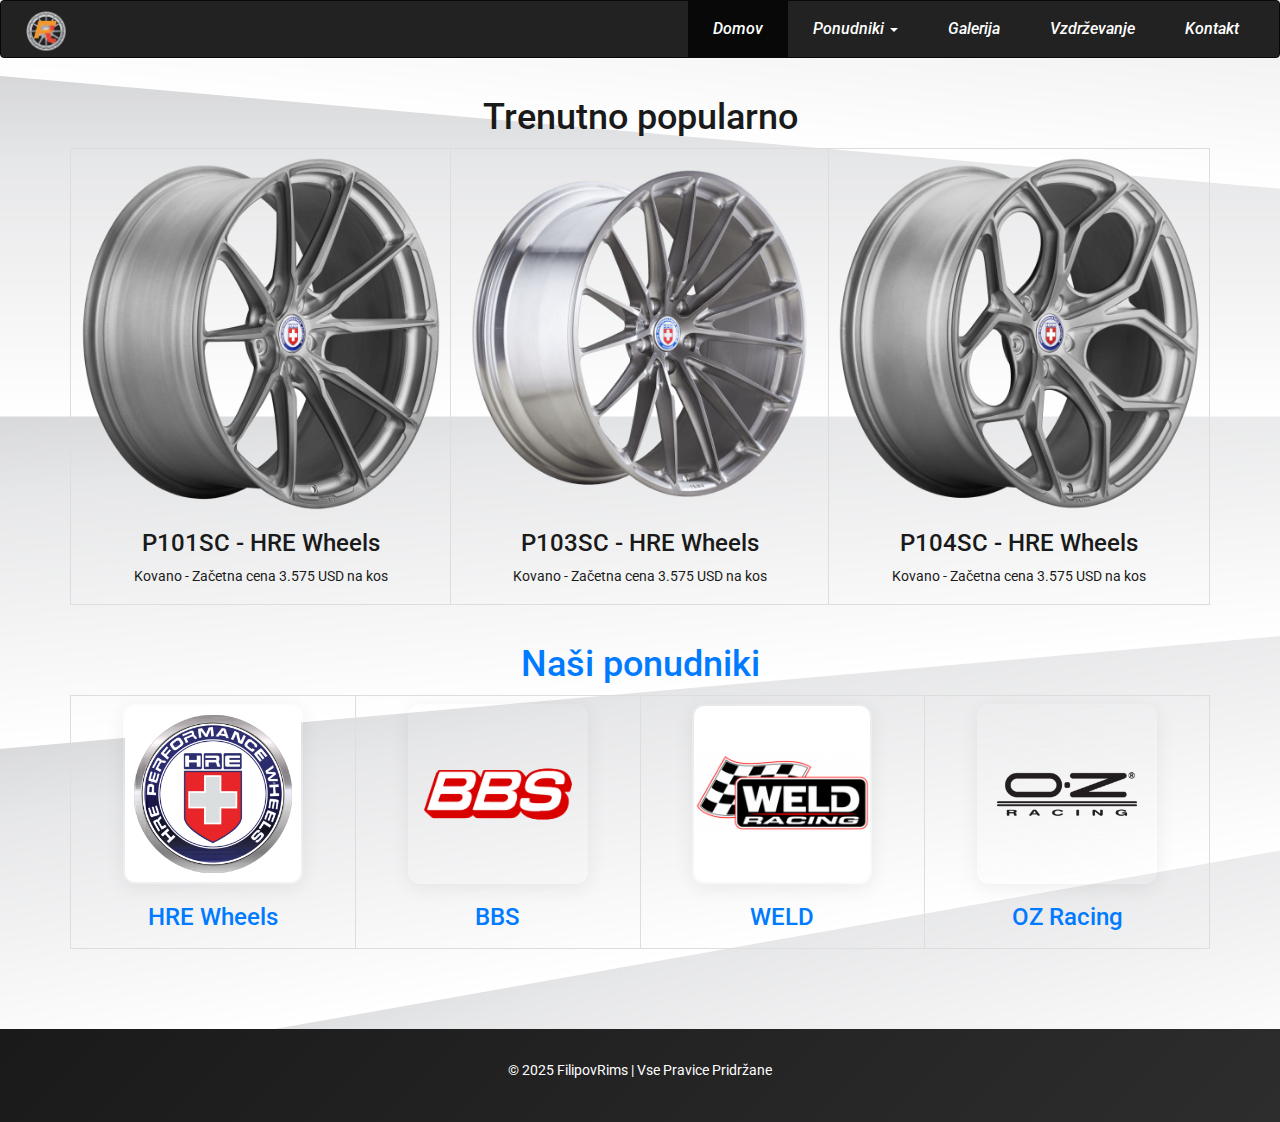
<file: index.html>
<!DOCTYPE html>
<html lang="sl">
<head>
	<meta charset="utf-8">
	<meta http-equiv="X-UA-Compatible" content="IE=edge">
	<meta name="viewport" content="width=device-width, initial-scale=1, shrink-to-fit=no">
    <meta name="keywords" content="platišča, avtomobili, avto dodatki, alu platišča, jeklena platišča">
    <meta name="description" content="Spletišče o različnih vrstah platišč za avtomobile, njihove prednosti in nasveti za vzdrževanje.">
    <meta name="author" content="Tvoje ime">
	<title>FilipovRims | Domov</title>
	
	<link rel="icon" href="slike/favicon.ico" type="image/x-icon">
	
	<link href="https://fonts.googleapis.com/css?family=Roboto:300,400,500,600,700&display=swap" rel="stylesheet">
	
    <link rel="stylesheet" href="https://maxcdn.bootstrapcdn.com/bootstrap/3.3.7/css/bootstrap.min.css">
    
    <link rel="stylesheet" href="https://maxcdn.bootstrapcdn.com/font-awesome/4.7.0/css/font-awesome.min.css">
    
	<link rel="stylesheet" href="css/slog.css">
</head>

<body>
	<header>
		<nav class="navbar navbar-inverse">
			<div class="container-fluid">
				<div class="navbar-header">
					<button type="button" class="navbar-toggle" data-toggle="collapse" data-target="#meni">
						<span class="icon-bar"></span>
						<span class="icon-bar"></span>
						<span class="icon-bar"></span>                        
					</button>
					<a class="navbar-brand" href="index.html">
						<img src="slike/logo fr.png" alt="FilipovRims" class="img-fluid">
					</a>
				</div>
				<div class="collapse navbar-collapse" id="meni">
					<ul class="nav navbar-nav navbar-right">
						<li class="active"><a href="index.html">Domov</a></li>

						<li class="dropdown">
							<a href="ponudniki.html" class="dropdown-toggle" role="button" aria-haspopup="true" aria-expanded="false">
								Ponudniki <span class="caret"></span>
							</a>
							<ul class="dropdown-menu">
								<li><a href="hre.html">HRE Wheels</a></li>
								<li><a href="bbs.html">BBS</a></li>
								<li><a href="weld.html">WELD</a></li>
                                <li><a href="oz.html">OZ Racing</a></li>
							</ul>
						</li>
						<li><a href="galerija.html">Galerija</a></li>
						<li><a href="vzdrzevanje.html">Vzdrževanje</a></li>
						<li><a href="kontakt.html">Kontakt</a></li>
					</ul>
				</div>
			</div>		
		</nav>
	</header>

	<section id="trenutno-vroce" class="container text-center">
    <h1>Trenutno popularno</h1>
    <table class="table table-bordered">
        <tr>
            <td>
                <img src="slike/hre/1549562093ead41bcf5679e03e6190c730f1d74bdf.png" alt="P101SC - HRE Wheels" class="img-responsive center-block">
                <h3>P101SC - HRE Wheels</h3>
                <p>Kovano - Začetna cena 3.575 USD na kos</p>
            </td>
            <td>
                <img src="slike/hre/143049866871aaf0bb3e92f5119e7d55da3b13222a.png" alt="P103SC - HRE Wheels" class="img-responsive center-block">
                <h3>P103SC - HRE Wheels</h3>
                <p>Kovano - Začetna cena 3.575 USD na kos</p>
            </td>
            <td>
                <img src="slike/hre/154956217795cca45ffad61ff5335a543904857e85.png" alt="P104SC - HRE Wheels" class="img-responsive center-block">
                <h3>P104SC - HRE Wheels</h3>
                <p>Kovano - Začetna cena 3.575 USD na kos</p>
            </td>
        </tr>
    </table>
</section>

<section id="nasi-ponudniki" class="container text-center">
    <h1><a href="ponudniki.html">Naši ponudniki</a></h1>
    <table class="table table-bordered">
        <tr>
            <td class="ponudnik-cell">
                <a href="hre.html">
                    <img src="slike/hre/hre-performance-wheels-logo-png_seeklogo-405321.png" alt="HRE Wheels" class="ponudniki-img">
                    <h3>HRE Wheels</h3>
                </a>
            </td>
            <td class="ponudnik-cell">
                <a href="bbs.html">
                    <img src="slike/bbs/bbs_kraftfahrzeugtechnik-logo_brandlogos.net_h8saa.png" alt="BBS" class="ponudniki-img">
                    <h3>BBS</h3>
                </a>
            </td>
            <td class="ponudnik-cell">
                <a href="weld.html">
                    <img src="slike/weld/untitled-1_107.png" alt="WELD" class="ponudniki-img">
                    <h3>WELD</h3>
                </a>
            </td>
            <td class="ponudnik-cell">
                <a href="oz.html">
                    <img src="slike/oz/OZ-racing-logo-vector-free-download-01-300x300.png" alt="OZ Racing" class="ponudniki-img">
                    <h3>OZ Racing</h3>
                </a>
            </td>
        </tr>
    </table>
</section>

	<footer class="container-fluid text-center">
		<p>&copy; 2025 FilipovRims | Vse Pravice Pridržane</p>
	</footer>

    <script src="https://ajax.googleapis.com/ajax/libs/jquery/3.2.1/jquery.min.js"></script>
    <script src="https://maxcdn.bootstrapcdn.com/bootstrap/3.3.7/js/bootstrap.min.js"></script>
</body>
</html>
</file>
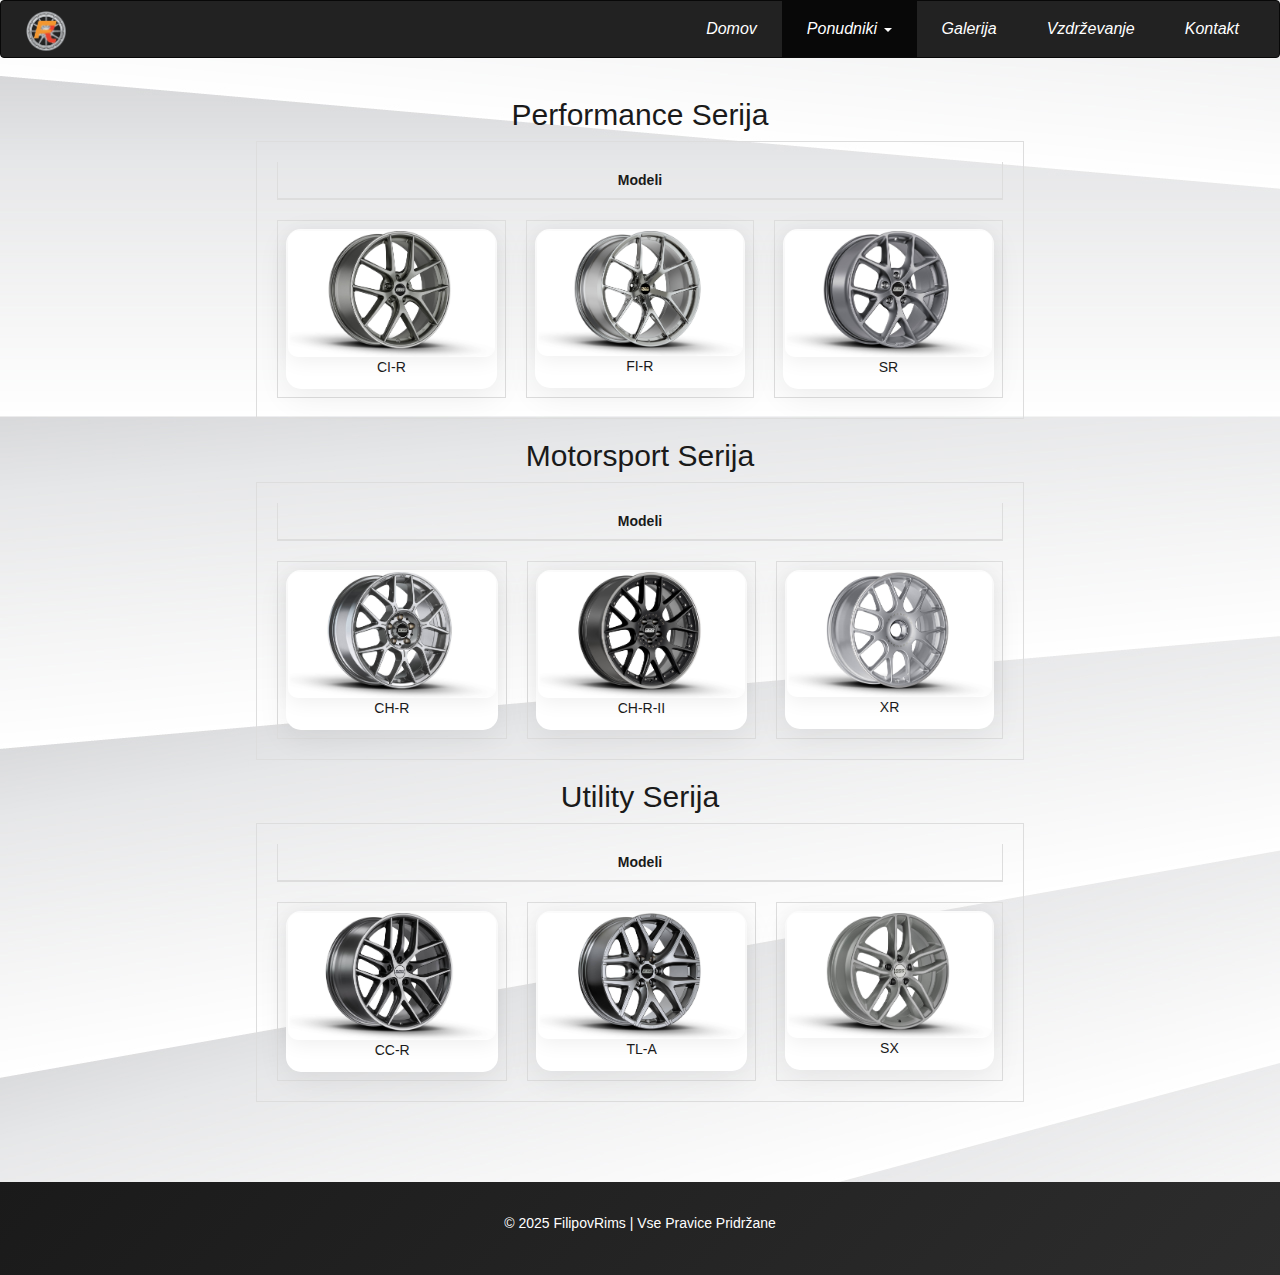
<file: bbs.html>
<!DOCTYPE html>
<html lang="sl">
<head>
    <meta charset="UTF-8">
    <meta name="viewport" content="width=device-width, initial-scale=1">
    <meta name="description" content="BBS platišča, vrhunska izbira za športne in klasične avtomobile.">
    <meta name="keywords" content="platišča, avtomobili, BBS, HRE, OZ, Weld">
    <meta name="author" content="Jakob Filipov">
    <meta name="viewport" content="width=device-width, initial-scale=1">
    <title>FilipovRims | BBS</title>
    <link rel="stylesheet" href="https://maxcdn.bootstrapcdn.com/bootstrap/3.3.7/css/bootstrap.min.css">
    <link rel="stylesheet" href="css/slog.css">
</head>
<body>
	<header>
		<nav class="navbar navbar-inverse">
			<div class="container-fluid">
				<div class="navbar-header">
					<button type="button" class="navbar-toggle" data-toggle="collapse" data-target="#meni">
						<span class="icon-bar"></span>
						<span class="icon-bar"></span>
						<span class="icon-bar"></span>                        
					</button>
					<a class="navbar-brand" href="index.html">
						<img src="slike/logo fr.png" alt="FilipovRims" class="img-fluid">
					</a>
				</div>
				<div class="collapse navbar-collapse" id="meni">
					<ul class="nav navbar-nav navbar-right">
						<li><a href="index.html">Domov</a></li>

						<li class="dropdown active">
							<a href="ponudniki.html" class="dropdown-toggle" role="button" aria-haspopup="true" aria-expanded="false">
								Ponudniki <span class="caret"></span>
							</a>
							<ul class="dropdown-menu">
								<li><a href="hre.html">HRE Wheels</a></li>
								<li><a href="bbs.html">BBS</a></li>
								<li><a href="weld.html">WELD</a></li>
                                <li><a href="oz.html">OZ Racing</a></li>
							</ul>
						</li>
						<li><a href="galerija.html">Galerija</a></li>
						<li><a href="vzdrzevanje.html">Vzdrževanje</a></li>
						<li><a href="kontakt.html">Kontakt</a></li>
					</ul>
				</div>
			</div>		
		</nav>
	</header>

    <div class="container">
    <section class="wheel-section">
        <h2 class="text-center">Performance Serija</h2>
        <table class="wheel-table table table-bordered">
            <thead>
                <tr>
                    <th colspan="4" class="text-center">Modeli</th>
                </tr>
            </thead>
            <tbody>
                <tr>
                    <td>
                        <div class="image-box">
                            <img src="slike/bbs/wheel_shadow2.jpg" alt="P161SC">
                            <p class="wheel-name">CI-R</p>
                        </div>
                    </td>
                    <td>
                        <div class="image-box">
                            <img src="slike/bbs/fir_model_silver.jpg" alt="P101SC">
                            <p class="wheel-name">FI-R</p>
                        </div>
                    </td>
                    <td>
                        <div class="image-box">
                            <img src="slike/bbs/wheel_shadow.jpg" alt="P103SC">
                            <p class="wheel-name">SR</p>
                        </div>
                    </td>
                </tr>
            </tbody>
        </table>
    </section>

    <section class="wheel-section">
        <h2 class="text-center">Motorsport Serija</h2>
        <table class="wheel-table table table-bordered">
            <thead>
                <tr>
                    <th colspan="4" class="text-center">Modeli</th>
                </tr>
            </thead>
            <tbody>
                <tr>
                    <td>
                        <div class="image-box">
                            <img src="slike/bbs/wheel_shadow (1).jpg" alt="P101">
                            <p class="wheel-name">CH-R</p>
                        </div>
                    </td>
                    <td>
                        <div class="image-box">
                            <img src="slike/bbs/wheel_shadow1.jpg" alt="P104">
                            <p class="wheel-name">CH-R-II</p>
                        </div>
                    </td>
                    <td>
                        <div class="image-box">
                            <img src="slike/bbs/wheel_shadow1 (1).jpg" alt="P107">
                            <p class="wheel-name">XR</p>
                        </div>
                    </td>
                </tr>
            </tbody>
        </table>
    </section>

    <section class="wheel-section">
        <h2 class="text-center">Utility Serija</h2>
        <table class="wheel-table table table-bordered">
            <thead>
                <tr>
                    <th colspan="4" class="text-center">Modeli</th>
                </tr>
            </thead>
            <tbody>
                <tr>
                    <td>
                        <div class="image-box">
                            <img src="slike/bbs/wheel_shadow1 (2).jpg" alt="454">
                            <p class="wheel-name">CC-R</p>
                        </div>
                    </td>
                    <td>
                        <div class="image-box">
                            <img src="slike/bbs/wheel_shadow3.jpg" alt="505">
                            <p class="wheel-name">TL-A</p>
                        </div>
                    </td>
                    <td>
                        <div class="image-box">
                            <img src="slike/bbs/wheel_shadow2 (1).jpg" alt="501">
                            <p class="wheel-name">SX</p>
                        </div>
                    </td>
                </tr>
            </tbody>
        </table>
    </section>
</div>

    <footer class="container-fluid text-center">
        <p>&copy; 2025 FilipovRims | Vse Pravice Pridržane</p>
    </footer>

    <script src="https://ajax.googleapis.com/ajax/libs/jquery/3.2.1/jquery.min.js"></script>
    <script src="https://maxcdn.bootstrapcdn.com/bootstrap/3.3.7/js/bootstrap.min.js"></script>
</body>
</html>
</file>
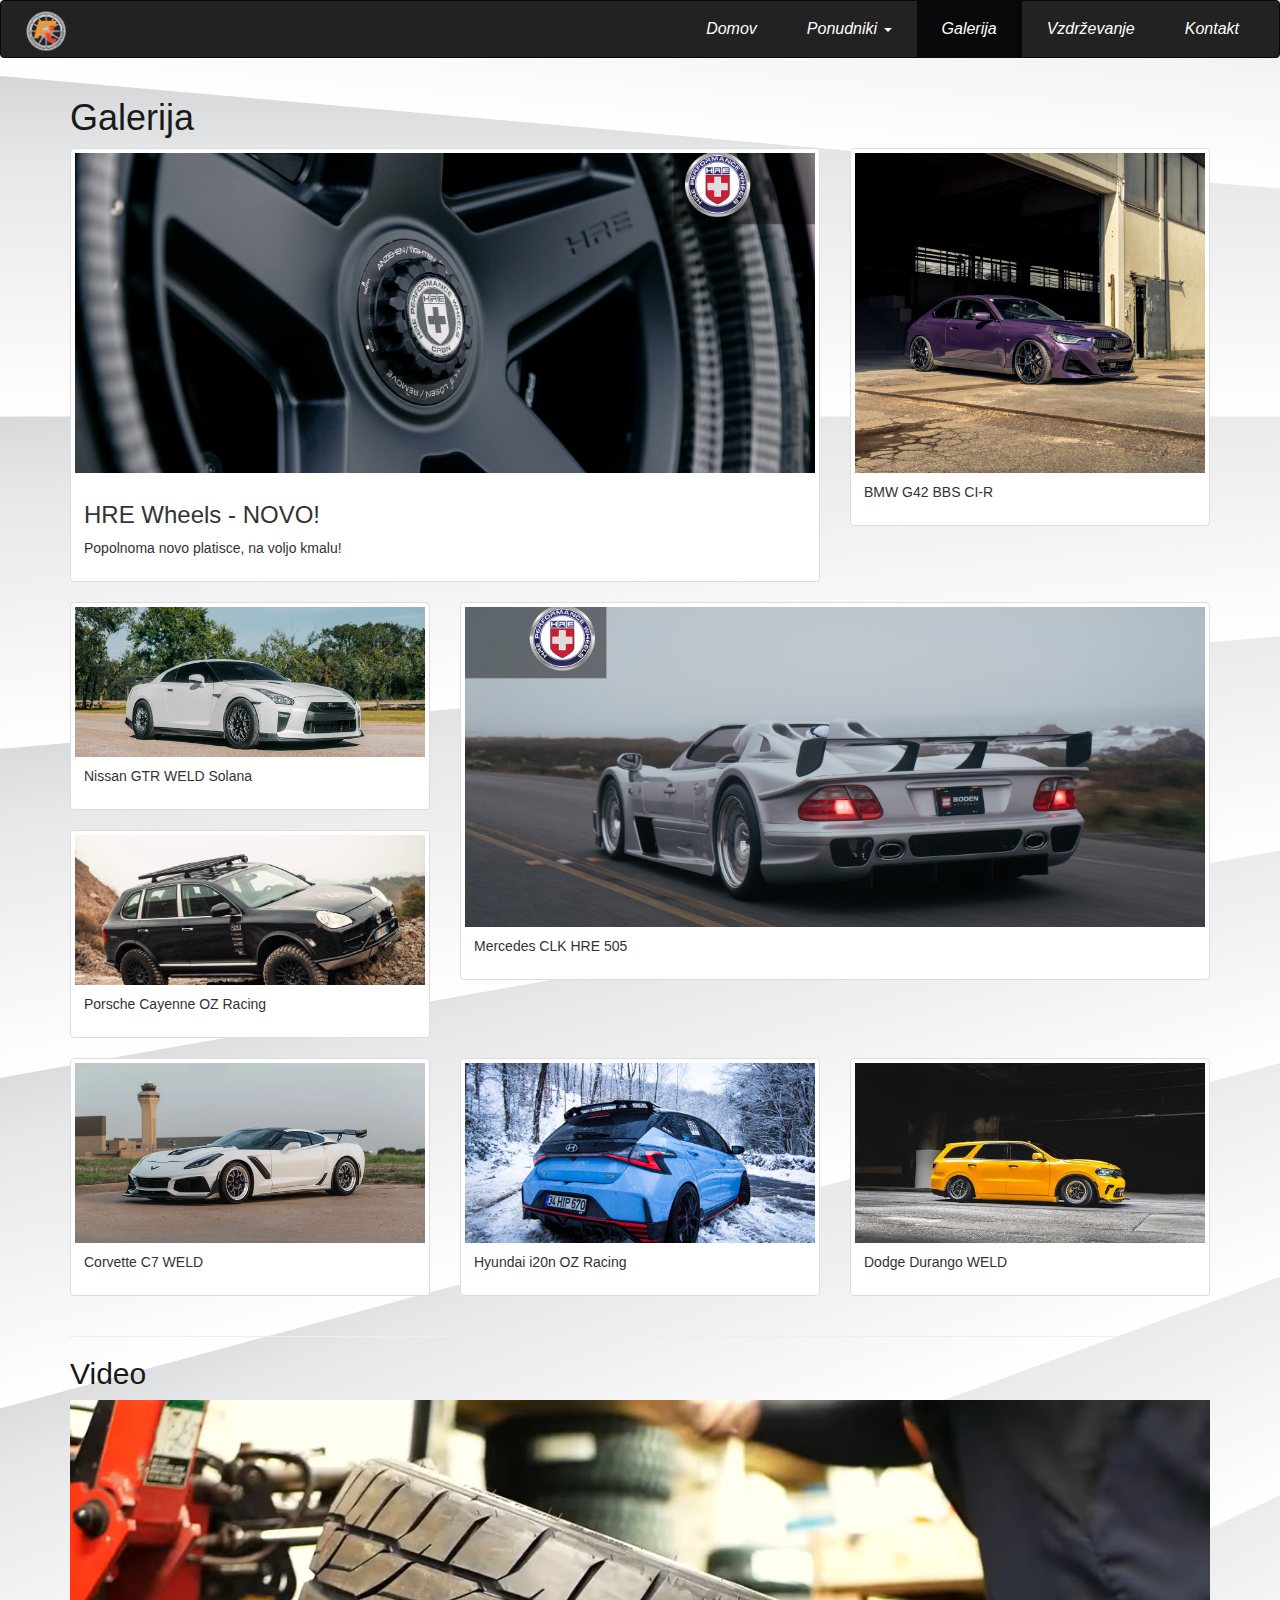
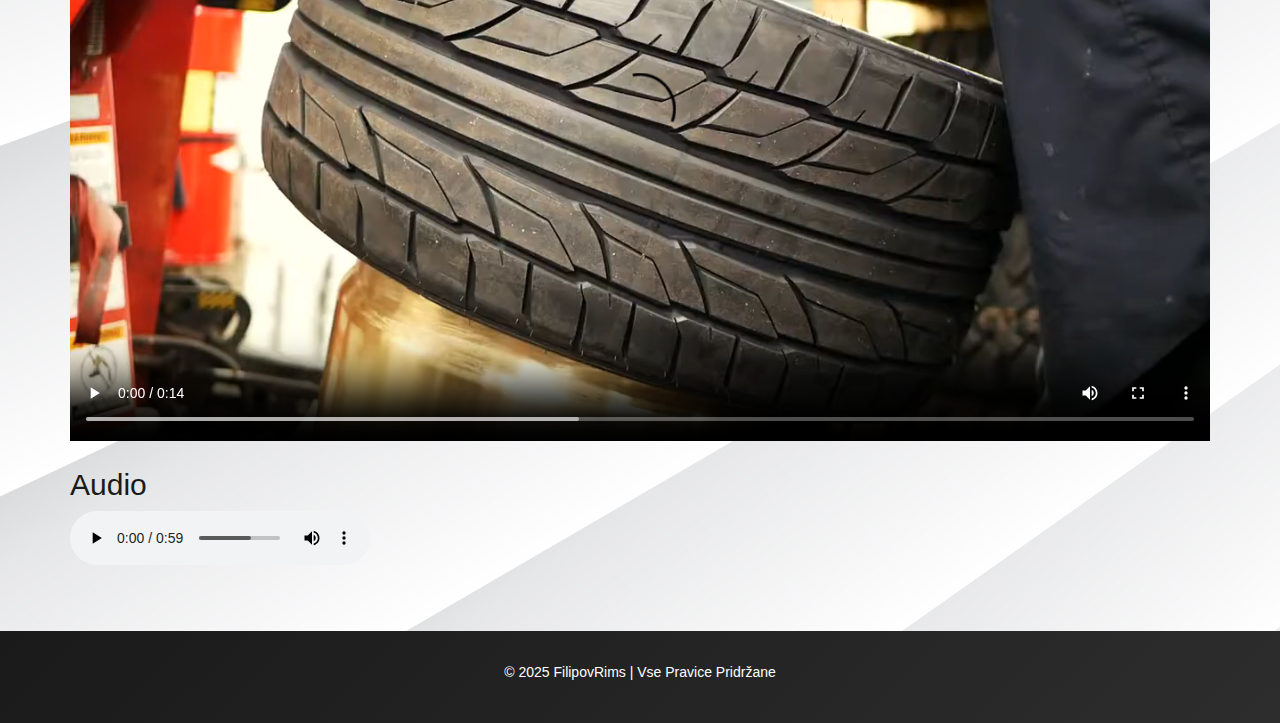
<file: galerija.html>
<!DOCTYPE html>
<html lang="en">
<head>
    <meta charset="UTF-8">
    <meta name="viewport" content="width=device-width, initial-scale=1">
    <meta name="description" content="BBS platišča, vrhunska izbira za športne in klasične avtomobile.">
    <meta name="keywords" content="platišča, avtomobili, BBS, HRE, OZ, Weld">
    <meta name="author" content="Jakob Filipov">
    <meta name="viewport" content="width=device-width, initial-scale=1">
    <title>FilipovRims | Galerija</title>
    <link rel="stylesheet" href="https://maxcdn.bootstrapcdn.com/bootstrap/3.3.7/css/bootstrap.min.css">
    <link rel="stylesheet" href="css/slog.css">
</head>
<body>
	<header>
		<nav class="navbar navbar-inverse">
			<div class="container-fluid">
				<div class="navbar-header">
					<button type="button" class="navbar-toggle" data-toggle="collapse" data-target="#meni">
						<span class="icon-bar"></span>
						<span class="icon-bar"></span>
						<span class="icon-bar"></span>                        
					</button>
					<a class="navbar-brand" href="index.html">
						<img src="slike/logo fr.png" alt="FilipovRims" class="img-fluid">
					</a>
				</div>
				<div class="collapse navbar-collapse" id="meni">
					<ul class="nav navbar-nav navbar-right">
						<li><a href="index.html">Domov</a></li>

						<li class="dropdown">
							<a href="ponudniki.html" class="dropdown-toggle" role="button" aria-haspopup="true" aria-expanded="false">
								Ponudniki <span class="caret"></span>
							</a>
							<ul class="dropdown-menu">
								<li><a href="hre.html">HRE Wheels</a></li>
								<li><a href="bbs.html">BBS</a></li>
								<li><a href="weld.html">WELD</a></li>
                                <li><a href="oz.html">OZ Racing</a></li>
							</ul>
						</li>
						<li class="active"><a href="galerija.html">Galerija</a></li>
						<li><a href="vzdrzevanje.html">Vzdrževanje</a></li>
						<li><a href="kontakt.html">Kontakt</a></li>
					</ul>
				</div>
			</div>		
		</nav>
	</header>

    <div class="container">
    <h1>Galerija</h1>
    <div class="row">
        <div class="col-sm-8">
            <div class="thumbnail" style="height: 100%; min-height: 350px;">
                <img src="slike/galerija/2.jpg" alt="HRE Wheels - NOVO!" style="width:100%; height:320px; object-fit:cover;">
                <div class="caption">
                    <h3>HRE Wheels - NOVO!</h3>
                    <p>Popolnoma novo platisce, na voljo kmalu!</p>
                </div>
            </div>
        </div>
        <div class="col-sm-4">
            <div class="thumbnail" style="height: 100%; min-height: 340px;">
                <img src="slike/galerija/BBS_BMW_2er_G42_TypG2C_BBS_CI-R_Unlimited_Schwarz_Bild01.png" alt="BMW G42 BBS CI-R" style="width:100%; height:320px; object-fit:cover;">
                <div class="caption">
                    <p>BMW G42 BBS CI-R</p>
                </div>
            </div>
        </div>
    </div>
    <div class="row">
        <div class="col-sm-4">
            <div class="thumbnail">
                <img src="slike/galerija/White-Nissan-GTR-WELD-Solana-Gloss-Black-Milled-Web-01.png" alt="Nissan GTR WELD Solana" style="width:100%; height:150px; object-fit:cover;">
                <div class="caption">
                    <p>Nissan GTR WELD Solana</p>
                </div>
            </div>
            <div class="thumbnail">
                <img src="slike/galerija/5148e241-0d51-4765-9d9e-ff4deae3dcee.png" alt="Porsche Cayenne OZ Racing" style="width:100%; height:150px; object-fit:cover;">
                <div class="caption">
                    <p>Porsche Cayenne OZ Racing</p>
                </div>
            </div>
        </div>
        <div class="col-sm-8">
            <div class="thumbnail">
                <img src="slike/galerija/6.jpg" alt="Mercedes CLK HRE 505" style="width:100%; height:320px; object-fit:cover;">
                <div class="caption">
                    <p>Mercedes CLK HRE 505</p>
                </div>
            </div>
        </div>
    </div>
    <div class="row">
        <div class="col-sm-4">
            <div class="thumbnail">
                <img src="slike/galerija/Rashard-Welds-New-10.png" alt="Corvette C7 WELD" style="width:100%; height:180px; object-fit:cover;">
                <div class="caption">
                    <p>Corvette C7 WELD</p>
                </div>
            </div>
        </div>
        <div class="col-sm-4">
            <div class="thumbnail">
                <img src="slike/galerija/edd711d9-7efc-4738-844e-3f489cf8ec44.png" alt="Hyundai i20n OZ Racing" style="width:100%; height:180px; object-fit:cover;">
                <div class="caption">
                    <p>Hyundai i20n OZ Racing</p>
                </div>
            </div>
        </div>
        <div class="col-sm-4">
            <div class="thumbnail">
                <img src="slike/galerija/DSC00375-Edit.png" alt="Dodge Durango WELD" style="width:100%; height:180px; object-fit:cover;">
                <div class="caption">
                    <p>Dodge Durango WELD</p>
                </div>
            </div>
        </div>
    </div>
    <hr>
    <h2>Video</h2>
    <video controls style="max-width:100%;height:auto;">
        <source src="slike/galerija/Porsche 911 with GOLD HRE Wheels!.mp4" type="video/mp4">
        Vaš brskalnik ne podpira video posnetka.
    </video>
    <h2>Audio</h2>
    <audio controls>
        <source src="slike/galerija/best-wheels-under-1000-shorts.mp3" type="audio/mpeg">
        Vaš brskalnik ne podpira audio posnetka.
    </audio>
</div>
    
 <footer class="container-fluid text-center">
        <p>&copy; 2025 FilipovRims | Vse Pravice Pridržane</p>
    </footer>

    <script src="https://ajax.googleapis.com/ajax/libs/jquery/3.2.1/jquery.min.js"></script>
    <script src="https://maxcdn.bootstrapcdn.com/bootstrap/3.3.7/js/bootstrap.min.js"></script>
</body>
</html>
</file>
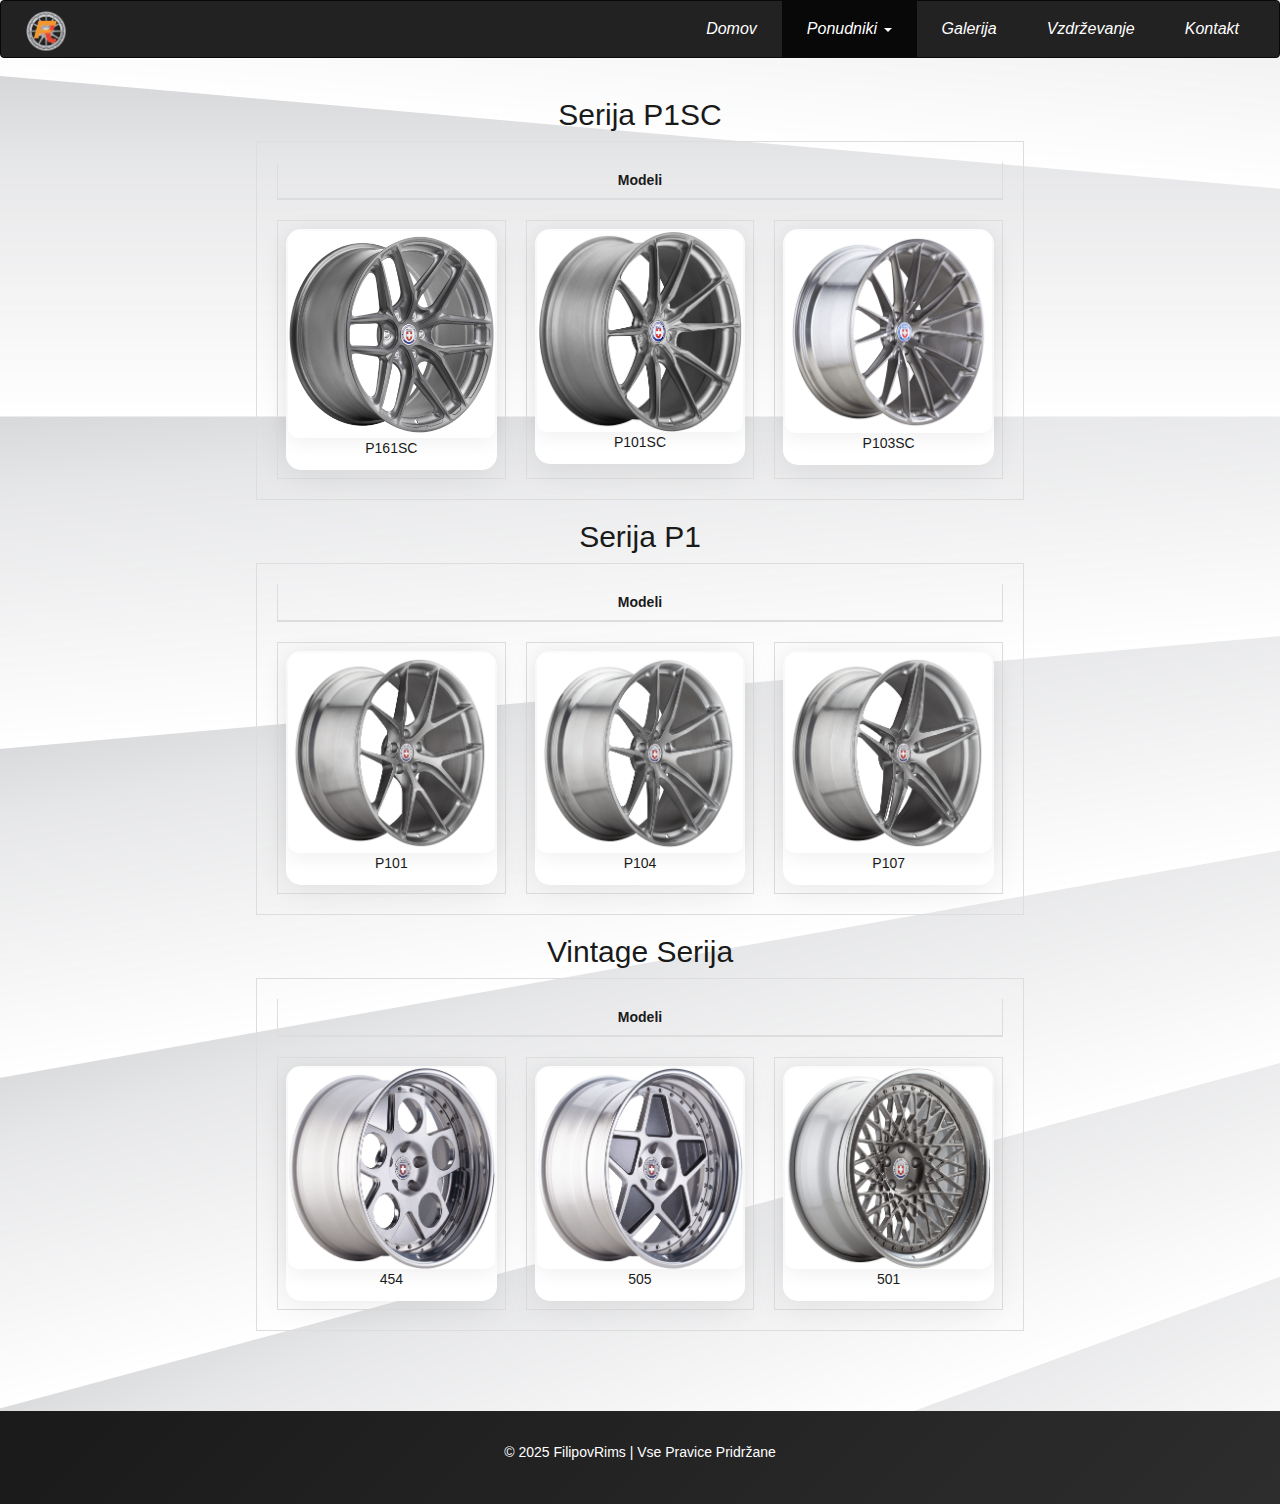
<file: hre.html>
<!DOCTYPE html>
<html lang="sl">
<head>
    <meta charset="UTF-8">
    <meta name="viewport" content="width=device-width, initial-scale=1">
    <meta name="description" content="BBS platišča, vrhunska izbira za športne in klasične avtomobile.">
    <meta name="keywords" content="platišča, avtomobili, BBS, HRE, OZ, Weld">
    <meta name="author" content="Jakob Filipov">
    <meta name="viewport" content="width=device-width, initial-scale=1">
    <title>FilipovRims | HRE Wheels</title>
    <link rel="stylesheet" href="https://maxcdn.bootstrapcdn.com/bootstrap/3.3.7/css/bootstrap.min.css">
    <link rel="stylesheet" href="css/slog.css">
</head>
<body>
	<header>
		<nav class="navbar navbar-inverse">
			<div class="container-fluid">
				<div class="navbar-header">
					<button type="button" class="navbar-toggle" data-toggle="collapse" data-target="#meni">
						<span class="icon-bar"></span>
						<span class="icon-bar"></span>
						<span class="icon-bar"></span>                        
					</button>
					<a class="navbar-brand" href="index.html">
						<img src="slike/logo fr.png" alt="FilipovRims" class="img-fluid">
					</a>
				</div>
				<div class="collapse navbar-collapse" id="meni">
					<ul class="nav navbar-nav navbar-right">
						<li><a href="index.html">Domov</a></li>

						<li class="dropdown active">
							<a href="ponudniki.html" class="dropdown-toggle" role="button" aria-haspopup="true" aria-expanded="false">
								Ponudniki <span class="caret"></span>
							</a>
							<ul class="dropdown-menu">
								<li><a href="hre.html">HRE Wheels</a></li>
								<li><a href="bbs.html">BBS</a></li>
								<li><a href="weld.html">WELD</a></li>
                                <li><a href="oz.html">OZ Racing</a></li>
							</ul>
						</li>
						<li><a href="galerija.html">Galerija</a></li>
						<li><a href="vzdrzevanje.html">Vzdrževanje</a></li>
						<li><a href="kontakt.html">Kontakt</a></li>
					</ul>
				</div>
			</div>		
		</nav>
	</header>

    <div class="container">
    <section class="wheel-section">
        <h2 class="text-center">Serija P1SC</h2>
        <table class="wheel-table table table-bordered">
            <thead>
                <tr>
                    <th colspan="4" class="text-center">Modeli</th>
                </tr>
            </thead>
            <tbody>
                <tr>
                    <td>
                        <div class="image-box">
                            <img src="slike/hre/58bbaa806d12062945e0025d461dd8af.png" alt="P161SC">
                            <p class="wheel-name">P161SC</p>
                        </div>
                    </td>
                    <td>
                        <div class="image-box">
                            <img src="slike/hre/1549562093ead41bcf5679e03e6190c730f1d74bdf.png" alt="P101SC">
                            <p class="wheel-name">P101SC</p>
                        </div>
                    </td>
                    <td>
                        <div class="image-box">
                            <img src="slike/hre/143049866871aaf0bb3e92f5119e7d55da3b13222a.png" alt="P103SC">
                            <p class="wheel-name">P103SC</p>
                        </div>
                    </td>
                </tr>
            </tbody>
        </table>
    </section>
    
    <section class="wheel-section">
        <h2 class="text-center">Serija P1</h2>
        <table class="wheel-table table table-bordered">
            <thead>
                <tr>
                    <th colspan="4" class="text-center">Modeli</th>
                </tr>
            </thead>
            <tbody>
                <tr>
                    <td>
                        <div class="image-box">
                            <img src="slike/hre/137764070426c54b10fac91b060845fab004a557d2.png" alt="P101">
                            <p class="wheel-name">P101</p>
                        </div>
                    </td>
                    <td>
                        <div class="image-box">
                            <img src="slike/hre/13776407800f51d71f7e7a00d1327a934046403dec.png" alt="P104">
                            <p class="wheel-name">P104</p>
                        </div>
                    </td>
                    <td>
                        <div class="image-box">
                            <img src="slike/hre/1377640824badd32dfd9e1c774cc26cdf768b74648.png" alt="P107">
                            <p class="wheel-name">P107</p>
                        </div>
                    </td>
                </tr>
            </tbody>
        </table>
    </section>

    <section class="wheel-section">
        <h2 class="text-center">Vintage Serija</h2>
        <table class="wheel-table table table-bordered">
            <thead>
                <tr>
                    <th colspan="4" class="text-center">Modeli</th>
                </tr>
            </thead>
            <tbody>
                <tr>
                    <td>
                        <div class="image-box">
                            <img src="slike/hre/136701440494ae1c45443cbf34dd910210f635dc3a.png" alt="454">
                            <p class="wheel-name">454</p>
                        </div>
                    </td>
                    <td>
                        <div class="image-box">
                            <img src="slike/hre/13670144480bf2a08af95046059cac061faf586a28.png" alt="505">
                            <p class="wheel-name">505</p>
                        </div>
                    </td>
                    <td>
                        <div class="image-box">
                            <img src="slike/hre/1411677695cbfbd7b688369f51868fc036d076bf02.png" alt="501">
                            <p class="wheel-name">501</p>
                        </div>
                    </td>
                </tr>
            </tbody>
        </table>
    </section>
</div>

    <footer class="container-fluid text-center">
        <p>&copy; 2025 FilipovRims | Vse Pravice Pridržane</p>
    </footer>

    <script src="https://ajax.googleapis.com/ajax/libs/jquery/3.2.1/jquery.min.js"></script>
    <script src="https://maxcdn.bootstrapcdn.com/bootstrap/3.3.7/js/bootstrap.min.js"></script>
</body>
</html>
</file>
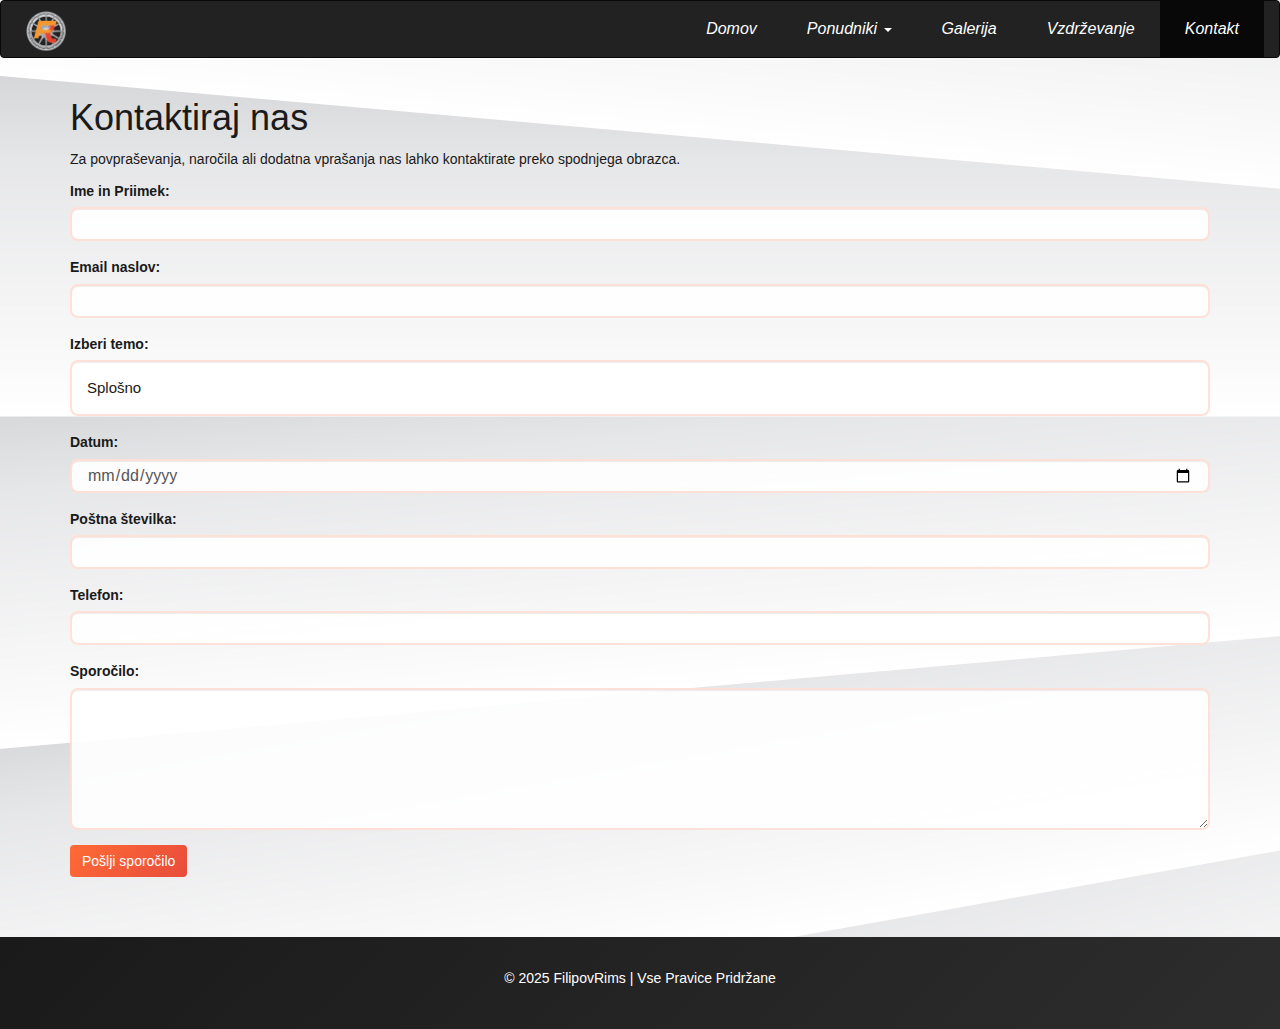
<file: kontakt.html>
<!DOCTYPE html>
<html lang="sl">
<head>
    <meta charset="UTF-8">
    <meta name="viewport" content="width=device-width, initial-scale=1">
    <meta name="description" content="BBS platišča, vrhunska izbira za športne in klasične avtomobile.">
    <meta name="keywords" content="platišča, avtomobili, BBS, HRE, OZ, Weld">
    <meta name="author" content="Jakob Filipov">
    <meta name="viewport" content="width=device-width, initial-scale=1">
    <title>FilipovRims | Kontakt</title>
    <link rel="stylesheet" href="https://maxcdn.bootstrapcdn.com/bootstrap/3.3.7/css/bootstrap.min.css">
    <link rel="stylesheet" href="css/slog.css">
</head>
<body>
	<header>
		<nav class="navbar navbar-inverse">
			<div class="container-fluid">
				<div class="navbar-header">
					<button type="button" class="navbar-toggle" data-toggle="collapse" data-target="#meni">
						<span class="icon-bar"></span>
						<span class="icon-bar"></span>
						<span class="icon-bar"></span>                        
					</button>
					<a class="navbar-brand" href="index.html">
						<img src="slike/logo fr.png" alt="FilipovRims" class="img-fluid">
					</a>
				</div>
				<div class="collapse navbar-collapse" id="meni">
					<ul class="nav navbar-nav navbar-right">
						<li><a href="index.html">Domov</a></li>

						<li class="dropdown">
							<a href="ponudniki.html" class="dropdown-toggle" role="button" aria-haspopup="true" aria-expanded="false">
								Ponudniki <span class="caret"></span>
							</a>
							<ul class="dropdown-menu">
								<li><a href="hre.html">HRE Wheels</a></li>
								<li><a href="bbs.html">BBS</a></li>
								<li><a href="weld.html">WELD</a></li>
                                <li><a href="oz.html">OZ Racing</a></li>
							</ul>
						</li>
						<li><a href="galerija.html">Galerija</a></li>
						<li><a href="vzdrzevanje.html">Vzdrževanje</a></li>
						<li class="active"><a href="kontakt.html">Kontakt</a></li>
					</ul>
				</div>
			</div>		
		</nav>
	</header>

    <div class="container">
        <h1>Kontaktiraj nas</h1>
        <p>Za povpraševanja, naročila ali dodatna vprašanja nas lahko kontaktirate preko spodnjega obrazca.</p>

        <form action="mailto:tvoj-email@example.com" method="post" enctype="text/plain">
            <div class="form-group">
                <label for="ime">Ime in Priimek:</label>
                <input type="text" class="form-control" id="ime" name="ime" required>
            </div>
            <div class="form-group">
                <label for="email">Email naslov:</label>
                <input type="email" class="form-control" id="email" name="email" required>
            </div>
            <div class="form-group">
                <label for="izbira">Izberi temo:</label>
                <select class="form-control" id="izbira" name="izbira">
                    <option value="splošno">Splošno</option>
                    <option value="naročilo">Naročilo</option>
                    <option value="pohvala">Pohvala</option>
                    <option value="pritožba">Pritožba</option>
                </select>
            </div>
            <div class="form-group">
                <label for="datum">Datum:</label>
                <input type="date" class="form-control" id="datum" name="datum">
            </div>
            <div class="form-group">
                <label for="posta">Poštna številka:</label>
                <input type="text" class="form-control" id="posta" name="posta" pattern="[0-9]{4}">
            </div>
            <div class="form-group">
                <label for="telefon">Telefon:</label>
                <input type="tel" class="form-control" id="telefon" name="telefon">
            </div>
            <div class="form-group">
                <label for="sporocilo">Sporočilo:</label>
                <textarea class="form-control" id="sporocilo" name="sporocilo" rows="5" required></textarea>
            </div>
            <button type="submit" class="btn btn-primary">Pošlji sporočilo</button>
        </form>
    </div>

    <footer class="container-fluid text-center">
        <p>&copy; 2025 FilipovRims | Vse Pravice Pridržane</p>
    </footer>

    <script src="https://ajax.googleapis.com/ajax/libs/jquery/3.2.1/jquery.min.js"></script>
    <script src="https://maxcdn.bootstrapcdn.com/bootstrap/3.3.7/js/bootstrap.min.js"></script>
</body>
</html>
</file>
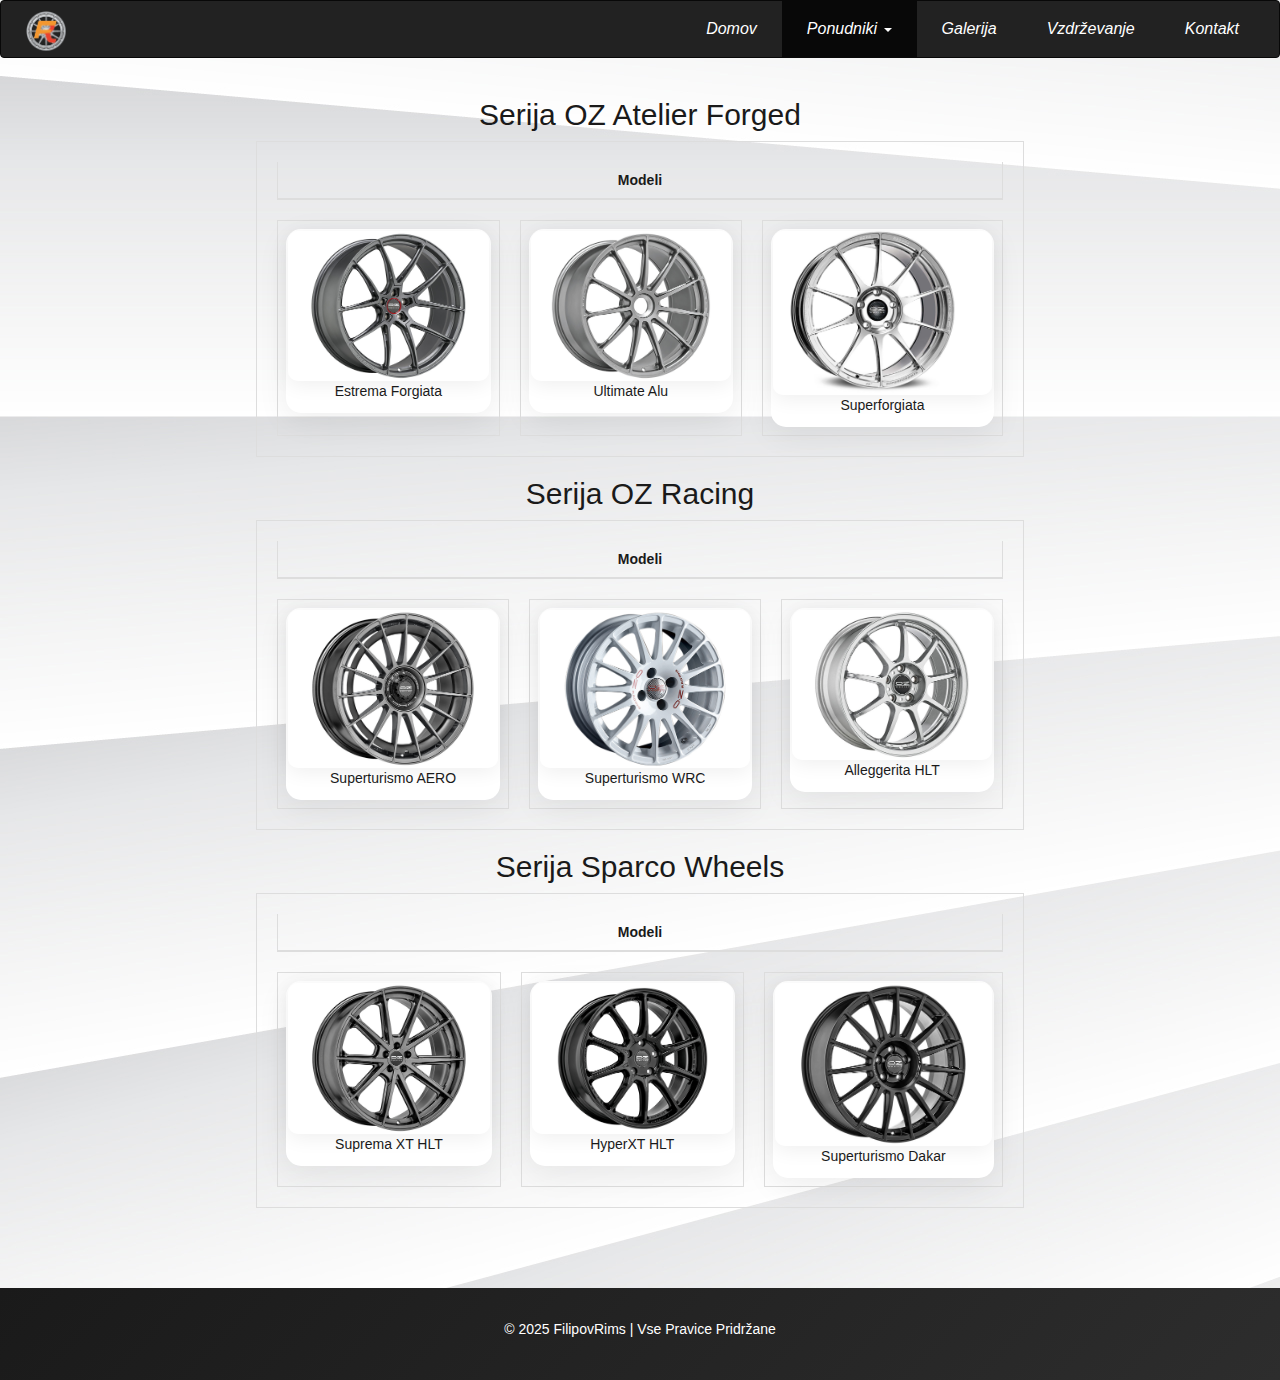
<file: oz.html>
<!DOCTYPE html>
<html lang="sl">
<head>
    <meta charset="UTF-8">
    <meta name="viewport" content="width=device-width, initial-scale=1">
    <meta name="description" content="BBS platišča, vrhunska izbira za športne in klasične avtomobile.">
    <meta name="keywords" content="platišča, avtomobili, BBS, HRE, OZ, Weld">
    <meta name="author" content="Jakob Filipov">
    <meta name="viewport" content="width=device-width, initial-scale=1">
    <title>FilipovRims | OZ Racing</title>
    <link rel="stylesheet" href="https://maxcdn.bootstrapcdn.com/bootstrap/3.3.7/css/bootstrap.min.css">
    <link rel="stylesheet" href="css/slog.css">
</head>
<body>
	<header>
		<nav class="navbar navbar-inverse">
			<div class="container-fluid">
				<div class="navbar-header">
					<button type="button" class="navbar-toggle" data-toggle="collapse" data-target="#meni">
						<span class="icon-bar"></span>
						<span class="icon-bar"></span>
						<span class="icon-bar"></span>                        
					</button>
					<a class="navbar-brand" href="index.html">
						<img src="slike/logo fr.png" alt="FilipovRims" class="img-fluid">
					</a>
				</div>
				<div class="collapse navbar-collapse" id="meni">
					<ul class="nav navbar-nav navbar-right">
						<li><a href="index.html">Domov</a></li>

						<li class="dropdown active">
							<a href="ponudniki.html" class="dropdown-toggle" role="button" aria-haspopup="true" aria-expanded="false">
								Ponudniki <span class="caret"></span>
							</a>
							<ul class="dropdown-menu">
								<li><a href="hre.html">HRE Wheels</a></li>
								<li><a href="bbs.html">BBS</a></li>
								<li><a href="weld.html">WELD</a></li>
                                <li><a href="oz.html">OZ Racing</a></li>
							</ul>
						</li>
						<li><a href="galerija.html">Galerija</a></li>
						<li><a href="vzdrzevanje.html">Vzdrževanje</a></li>
						<li><a href="kontakt.html">Kontakt</a></li>
					</ul>
				</div>
			</div>		
		</nav>
	</header>

    <div class="container">
    <section class="wheel-section">
        <h2 class="text-center">Serija OZ Atelier Forged</h2>
        <table class="wheel-table table table-bordered">
            <thead>
                <tr>
                    <th colspan="4" class="text-center">Modeli</th>
                </tr>
            </thead>
            <tbody>
                <tr>
                    <td>
                        <div class="image-box">
                            <img src="slike/oz/02_EstremaForgiata_StarGraphite.jpg" alt="P161SC">
                            <p class="wheel-name">Estrema Forgiata</p>
                        </div>
                    </td>
                    <td>
                        <div class="image-box">
                            <img src="slike/oz/02_Ultimate_ForgAlu_GrigioCorsa.jpg" alt="P101SC">
                            <p class="wheel-name">Ultimate Alu</p>
                        </div>
                    </td>
                    <td>
                        <div class="image-box">
                            <img src="slike/oz/02_superforgiata-ceramic-polished-jpg 1000x750.jpg" alt="P103SC">
                            <p class="wheel-name">Superforgiata</p>
                        </div>
                    </td>
                </tr>
            </tbody>
        </table>
    </section>

    <section class="wheel-section">
        <h2 class="text-center">Serija OZ Racing</h2>
        <table class="wheel-table table table-bordered">
            <thead>
                <tr>
                    <th colspan="4" class="text-center">Modeli</th>
                </tr>
            </thead>
            <tbody>
                <tr>
                    <td>
                        <div class="image-box">
                            <img src="slike/oz/01_SuperturismoAeroPost_StarGraphite.jpg" alt="P101">
                            <p class="wheel-name">Superturismo AERO</p>
                        </div>
                    </td>
                    <td>
                        <div class="image-box">
                            <img src="slike/oz/02_superturismo-wrc_japan.jpg" alt="P104">
                            <p class="wheel-name">Superturismo WRC</p>
                        </div>
                    </td>
                    <td>
                        <div class="image-box">
                            <img src="slike/oz/02-alleggerita-hlt-star-silver-jpg-1000x750-2.jpg" alt="P107">
                            <p class="wheel-name">Alleggerita HLT</p>
                        </div>
                    </td>
                </tr>
            </tbody>
        </table>
    </section>

    <section class="wheel-section">
        <h2 class="text-center">Serija Sparco Wheels</h2>
        <table class="wheel-table table table-bordered">
            <thead>
                <tr>
                    <th colspan="4" class="text-center">Modeli</th>
                </tr>
            </thead>
            <tbody>
                <tr>
                    <td>
                        <div class="image-box">
                            <img src="slike/oz/02_Suprema XT_23_StarGraphite.jpg" alt="454">
                            <p class="wheel-name">Suprema XT HLT</p>
                        </div>
                    </td>
                    <td>
                        <div class="image-box">
                            <img src="slike/oz/01_Hyper_XT_HLT_GlossBlack_default.jpg" alt="505">
                            <p class="wheel-name">HyperXT HLT</p>
                        </div>
                    </td>
                    <td>
                        <div class="image-box">
                            <img src="slike/oz/02_superturismo-dakar-matt-black-jpg-1000x750.jpg" alt="501">
                            <p class="wheel-name">Superturismo Dakar</p>
                        </div>
                    </td>
                </tr>
            </tbody>
        </table>
    </section>
</div>

    <footer class="container-fluid text-center">
        <p>&copy; 2025 FilipovRims | Vse Pravice Pridržane</p>
    </footer>

    <script src="https://ajax.googleapis.com/ajax/libs/jquery/3.2.1/jquery.min.js"></script>
    <script src="https://maxcdn.bootstrapcdn.com/bootstrap/3.3.7/js/bootstrap.min.js"></script>
</body>
</html>
</file>
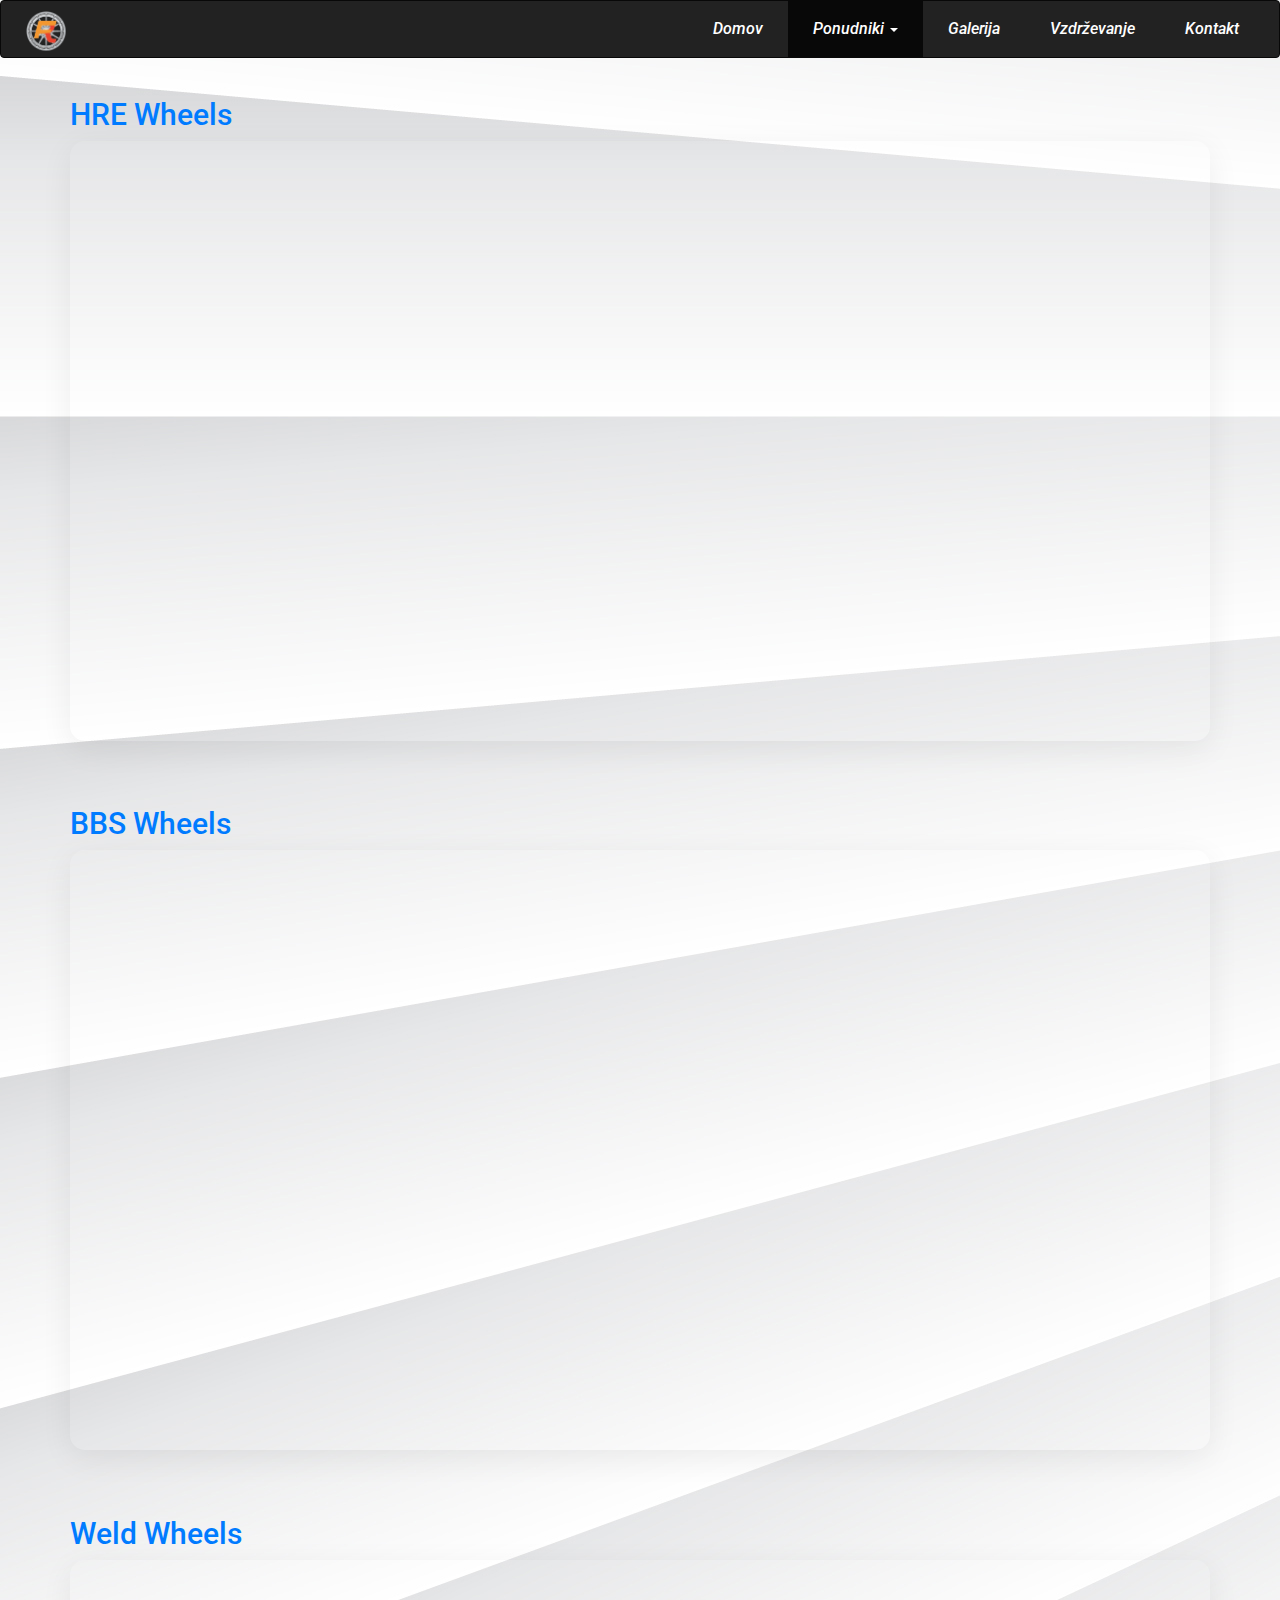
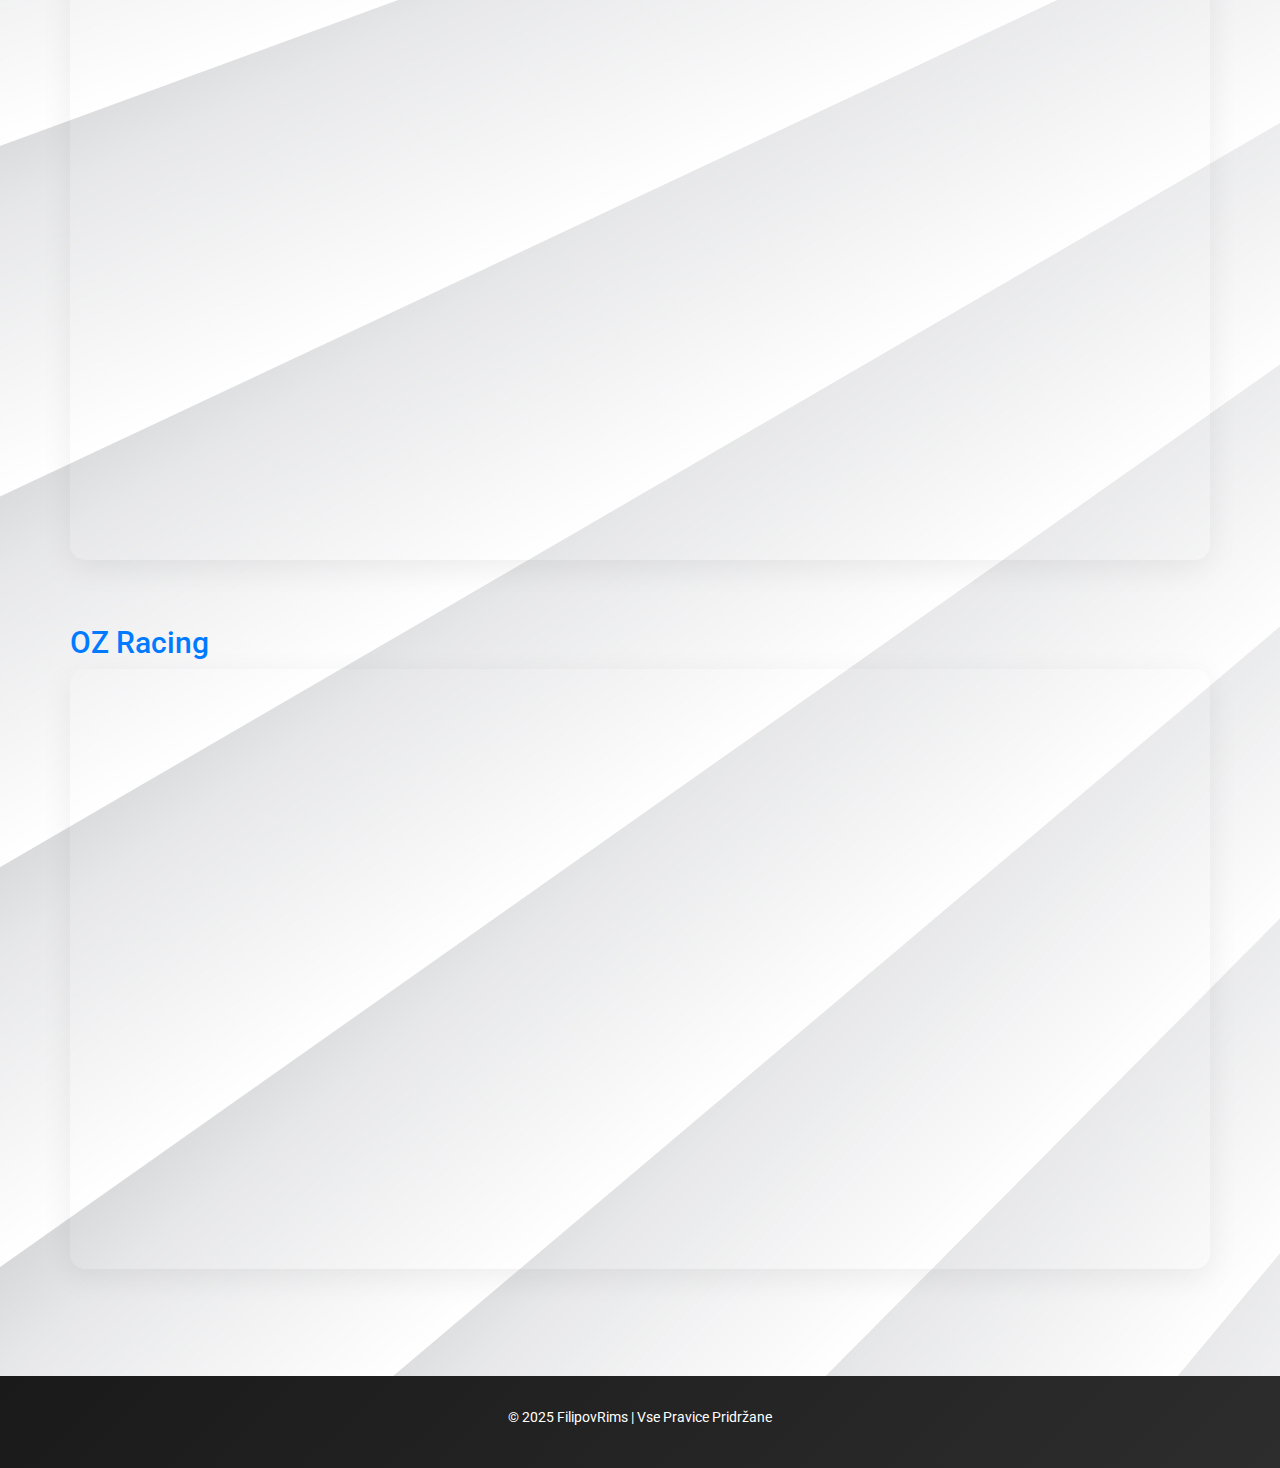
<file: ponudniki.html>
<!DOCTYPE html>
<html lang="sl">
<head>
	<meta charset="utf-8">
	<meta http-equiv="X-UA-Compatible" content="IE=edge">
	<meta name="viewport" content="width=device-width, initial-scale=1, shrink-to-fit=no">
	<meta name="keywords" content="platišča, avtomobili, avto dodatki, alu platišča, jeklena platišča">
	<meta name="description" content="Spletišče o različnih vrstah platišč za avtomobile, njihove prednosti in nasveti za vzdrževanje.">
	<meta name="author" content="Tvoje ime">
	<title>FilipovRims | Ponudniki</title>

	<link rel="icon" href="slike/favicon.ico" type="image/x-icon">

	<link href="https://fonts.googleapis.com/css?family=Roboto" rel="stylesheet">
	<link rel="stylesheet" href="https://maxcdn.bootstrapcdn.com/bootstrap/3.3.7/css/bootstrap.min.css">
	<link rel="stylesheet" href="https://maxcdn.bootstrapcdn.com/font-awesome/4.7.0/css/font-awesome.min.css">
	<link rel="stylesheet" href="css/slog.css">
</head>

<body>
	<header>
		<nav class="navbar navbar-inverse">
			<div class="container-fluid">
				<div class="navbar-header">
					<button type="button" class="navbar-toggle" data-toggle="collapse" data-target="#meni">
						<span class="icon-bar"></span>
						<span class="icon-bar"></span>
						<span class="icon-bar"></span>                        
					</button>
					<a class="navbar-brand" href="index.html">
						<img src="slike/logo fr.png" alt="FilipovRims" class="img-fluid">
					</a>
				</div>
				<div class="collapse navbar-collapse" id="meni">
					<ul class="nav navbar-nav navbar-right">
						<li><a href="index.html">Domov</a></li>

						<li class="dropdown active">
							<a href="ponudniki.html" class="dropdown-toggle" role="button" aria-haspopup="true" aria-expanded="false">
								Ponudniki <span class="caret"></span>
							</a>
							<ul class="dropdown-menu">
								<li><a href="hre.html">HRE Wheels</a></li>
								<li><a href="bbs.html">BBS</a></li>
								<li><a href="weld.html">WELD</a></li>
                                <li><a href="oz.html">OZ Racing</a></li>
							</ul>
						</li>
						<li><a href="galerija.html">Galerija</a></li>
						<li><a href="vzdrzevanje.html">Vzdrževanje</a></li>
						<li><a href="kontakt.html">Kontakt</a></li>
					</ul>
				</div>
			</div>		
		</nav>
	</header>

	<div class="container">
		<h2><a href="hre.html">HRE Wheels</a></h2>
		<iframe src="https://www.hrewheels.com/" title="HRE Wheels"></iframe>

		<h2><a href="bbs.html">BBS Wheels</a></h2>
		<iframe src="https://www.bbs.com/en/home" title="BBS Wheels"></iframe>

		<h2><a href="weld.html">Weld Wheels</a></h2>
		<iframe src="https://www.weldwheels.com/" title="Weld Wheels"></iframe>

		<h2><a href="oz.html">OZ Racing</a></h2>
		<iframe src="https://www.ozracing.com/" title="OZ Racing"></iframe>
	</div>

	<footer class="container-fluid text-center">
		<p>&copy; 2025 FilipovRims | Vse Pravice Pridržane</p>
	</footer>

	<script src="https://ajax.googleapis.com/ajax/libs/jquery/3.2.1/jquery.min.js"></script>
	<script src="https://maxcdn.bootstrapcdn.com/bootstrap/3.3.7/js/bootstrap.min.js"></script>
</body>
</html>
</file>
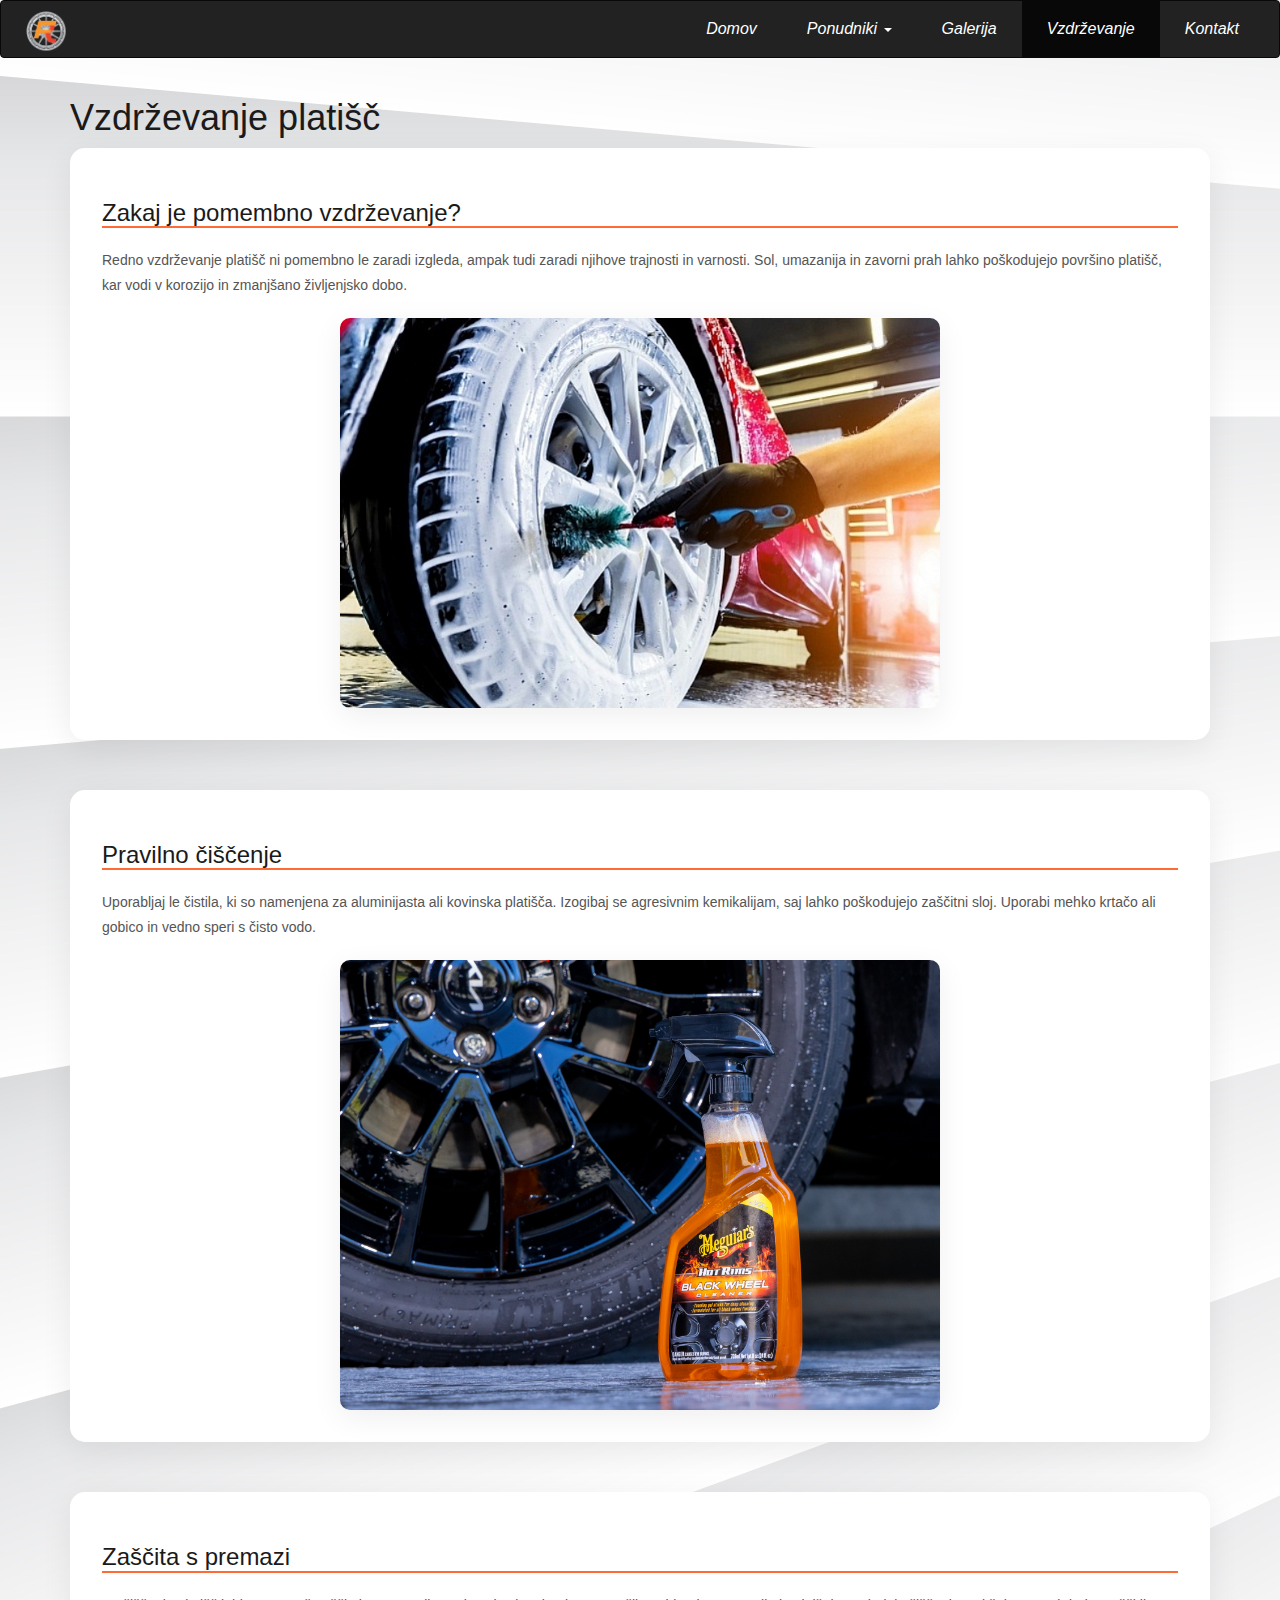
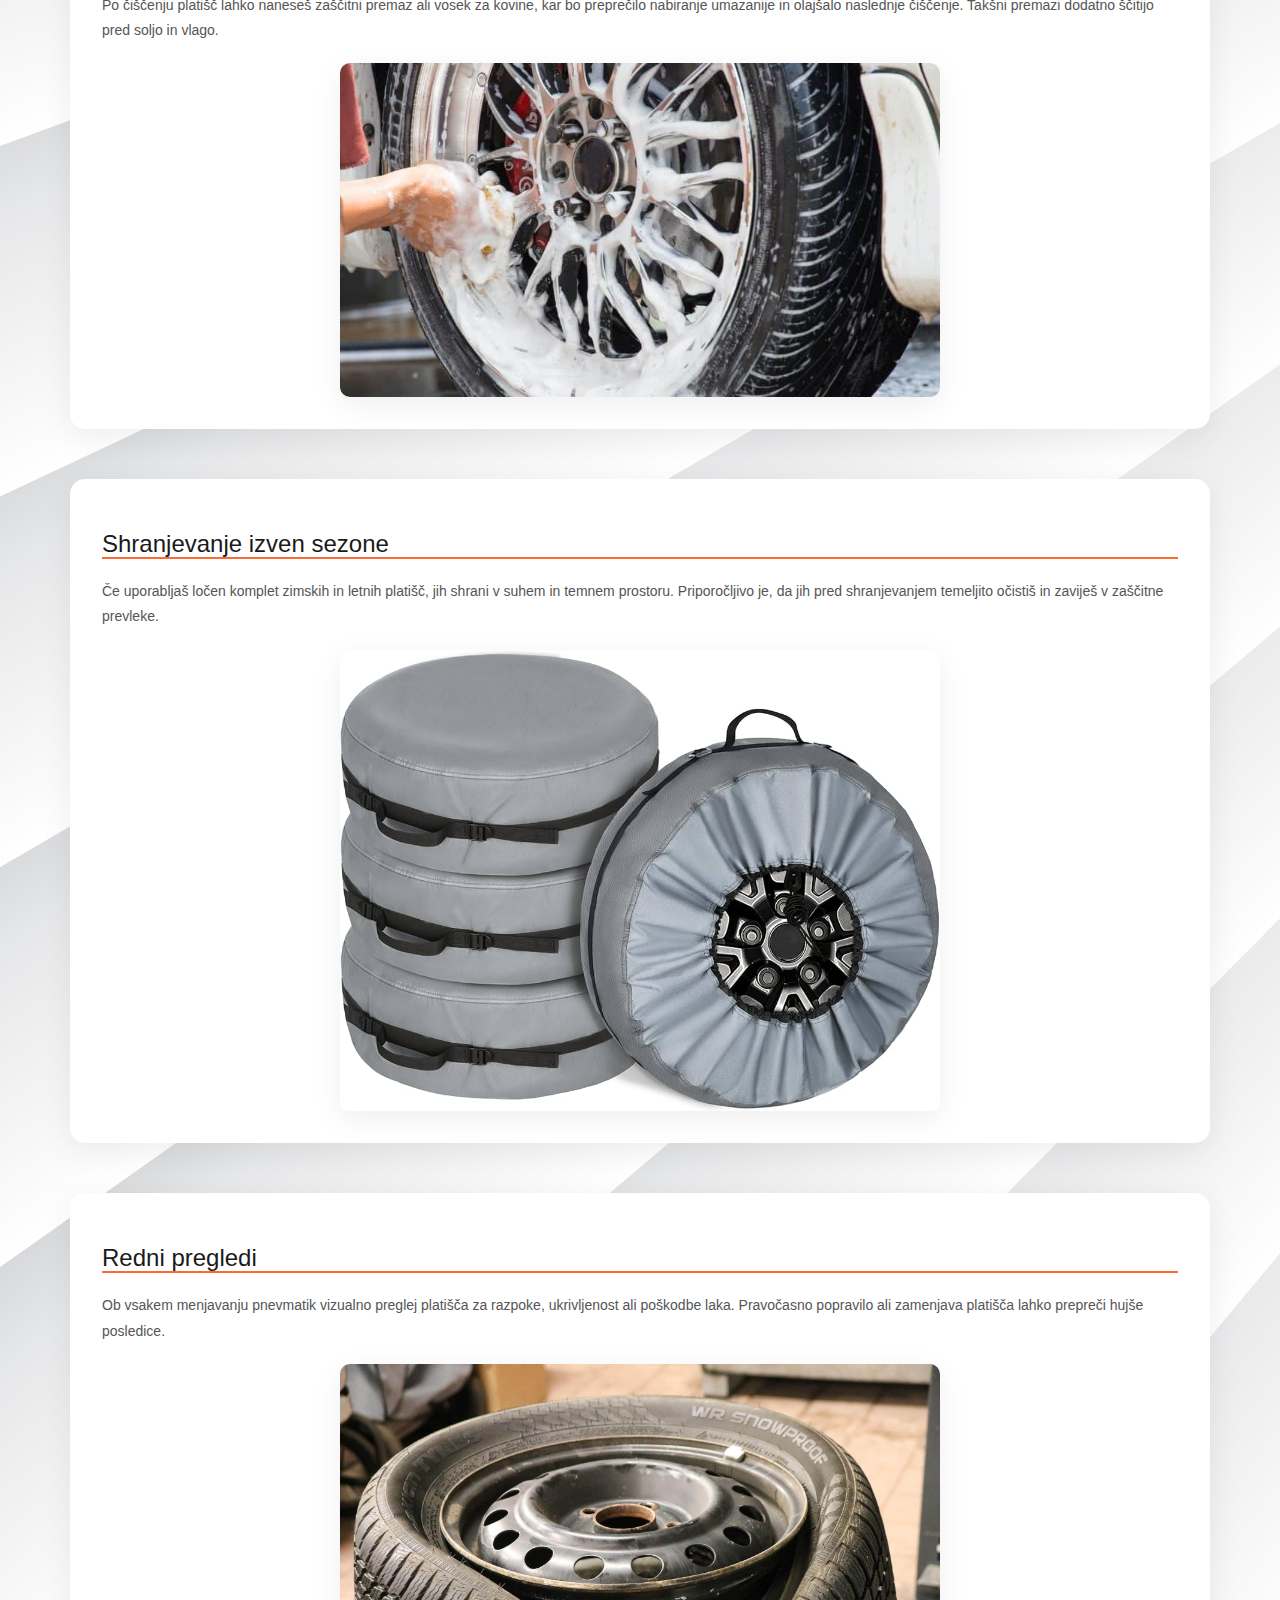
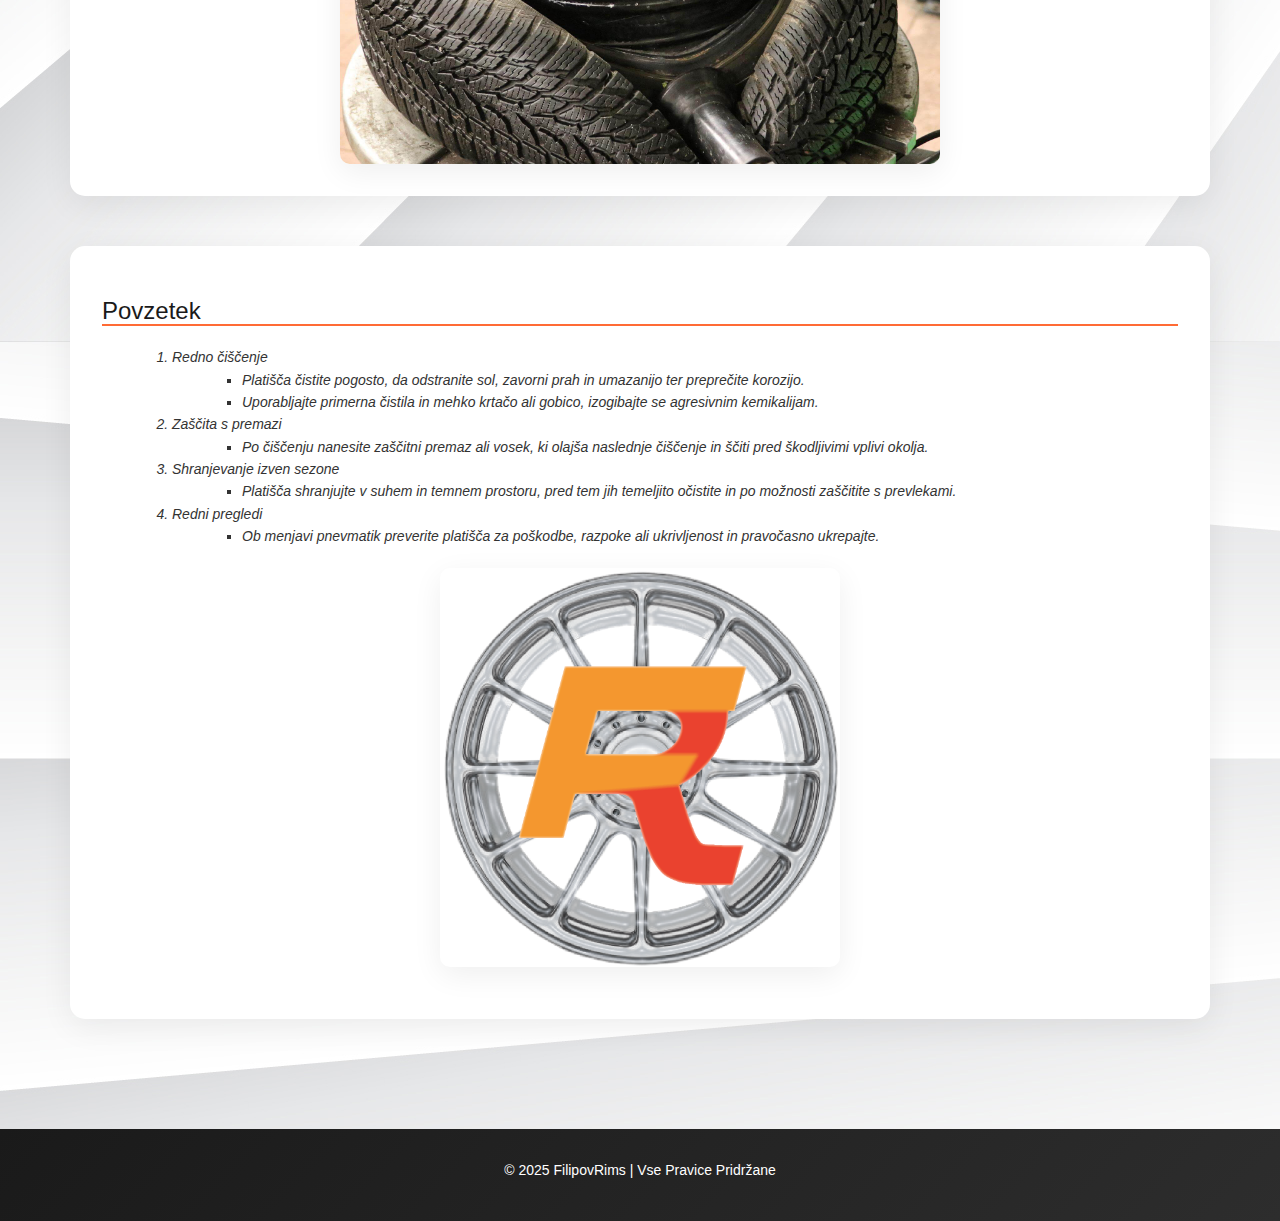
<file: vzdrzevanje.html>
<!DOCTYPE html>
<html lang="sl">
<head>
    <meta charset="UTF-8">
    <meta name="viewport" content="width=device-width, initial-scale=1">
    <meta name="description" content="BBS platišča, vrhunska izbira za športne in klasične avtomobile.">
    <meta name="keywords" content="platišča, avtomobili, BBS, HRE, OZ, Weld">
    <meta name="author" content="Jakob Filipov">
    <meta name="viewport" content="width=device-width, initial-scale=1">
    <title>FilipovRims | Vzdrževanje</title>
    <link rel="stylesheet" href="https://maxcdn.bootstrapcdn.com/bootstrap/3.3.7/css/bootstrap.min.css">
    <link rel="stylesheet" href="css/slog.css">
</head>
<body>
	<header>
		<nav class="navbar navbar-inverse">
			<div class="container-fluid">
				<div class="navbar-header">
					<button type="button" class="navbar-toggle" data-toggle="collapse" data-target="#meni">
						<span class="icon-bar"></span>
						<span class="icon-bar"></span>
						<span class="icon-bar"></span>                        
					</button>
					<a class="navbar-brand" href="index.html">
						<img src="slike/logo fr.png" alt="FilipovRims" class="img-fluid">
					</a>
				</div>
				<div class="collapse navbar-collapse" id="meni">
					<ul class="nav navbar-nav navbar-right">
						<li><a href="index.html">Domov</a></li>

						<li class="dropdown">
							<a href="ponudniki.html" class="dropdown-toggle" role="button" aria-haspopup="true" aria-expanded="false">
								Ponudniki <span class="caret"></span>
							</a>
							<ul class="dropdown-menu">
								<li><a href="hre.html">HRE Wheels</a></li>
								<li><a href="bbs.html">BBS</a></li>
								<li><a href="weld.html">WELD</a></li>
                                <li><a href="oz.html">OZ Racing</a></li>
							</ul>
						</li>
						<li><a href="galerija.html">Galerija</a></li>
						<li class="active"><a href="vzdrzevanje.html">Vzdrževanje</a></li>
						<li><a href="kontakt.html">Kontakt</a></li>
					</ul>
				</div>
			</div>		
		</nav>
	</header>

    <div class="container">
        <h1>Vzdrževanje platišč</h1>

        <section class="vzdrzevanje">
            <h2>Zakaj je pomembno vzdrževanje?</h2>
            <p>Redno vzdrževanje platišč ni pomembno le zaradi izgleda, ampak tudi zaradi njihove trajnosti in varnosti. Sol, umazanija in zavorni prah lahko poškodujejo površino platišč, kar vodi v korozijo in zmanjšano življenjsko dobo.</p>
            <img src="slike/vzdrzevanje/cleaning_tires_2000-599x400-740x480.jpg" alt="Umazana platišča">
        </section>

        <section class="vzdrzevanje">
            <h2>Pravilno čiščenje</h2>
            <p>Uporabljaj le čistila, ki so namenjena za aluminijasta ali kovinska platišča. Izogibaj se agresivnim kemikalijam, saj lahko poškodujejo zaščitni sloj. Uporabi mehko krtačo ali gobico in vedno speri s čisto vodo.</p>
            <img src="slike/vzdrzevanje/G230524_HotRimsBlackWheelCleaner_L2.jpg" alt="Čiščenje platišč">
        </section>

        <section class="vzdrzevanje">
            <h2>Zaščita s premazi</h2>
            <p>Po čiščenju platišč lahko naneseš zaščitni premaz ali vosek za kovine, kar bo preprečilo nabiranje umazanije in olajšalo naslednje čiščenje. Takšni premazi dodatno ščitijo pred soljo in vlago.</p>
            <img src="slike/vzdrzevanje/ultimate-guide-to-cleaning-car-wheels-rims-featured.jpg" alt="Zaščita platišč s premazom">
        </section>

        <section class="vzdrzevanje">
            <h2>Shranjevanje izven sezone</h2>
            <p>Če uporabljaš ločen komplet zimskih in letnih platišč, jih shrani v suhem in temnem prostoru. Priporočljivo je, da jih pred shranjevanjem temeljito očistiš in zaviješ v zaščitne prevleke.</p>
            <img src="slike/vzdrzevanje/81xPScPnIEL._AC_UF1000,1000_QL80_.jpg" alt="Shranjevanje platišč">
        </section>

        <section class="vzdrzevanje">
            <h2>Redni pregledi</h2>
            <p>Ob vsakem menjavanju pnevmatik vizualno preglej platišča za razpoke, ukrivljenost ali poškodbe laka. Pravočasno popravilo ali zamenjava platišča lahko prepreči hujše posledice.</p>
            <img src="slike/vzdrzevanje/tire-service-6828225_1920.jpg" alt="Pregled platišča">
        </section>

        <section class="vzdrzevanje">
            <h2>Povzetek</h2>
            <ol>
                <li>Redno čiščenje
                    <ul>
                        <li>Platišča čistite pogosto, da odstranite sol, zavorni prah in umazanijo ter preprečite korozijo.</li>
                        <li>Uporabljajte primerna čistila in mehko krtačo ali gobico, izogibajte se agresivnim kemikalijam.</li>
                    </ul>
                </li>
                <li>Zaščita s premazi
                    <ul>
                        <li>Po čiščenju nanesite zaščitni premaz ali vosek, ki olajša naslednje čiščenje in ščiti pred škodljivimi vplivi okolja.</li>
                    </ul>
                </li>
                <li>Shranjevanje izven sezone
                    <ul>
                        <li>Platišča shranjujte v suhem in temnem prostoru, pred tem jih temeljito očistite in po možnosti zaščitite s prevlekami.</li>
                    </ul>
                </li>
                <li>Redni pregledi
                    <ul>
                        <li>Ob menjavi pnevmatik preverite platišča za poškodbe, razpoke ali ukrivljenost in pravočasno ukrepajte.</li>
                    </ul>
                </li>
            </ol>
            <img src="slike/logo fr.png" alt="Pregled platišča" style="display:block; margin:20px auto; max-width:400px; width:100%; height:auto;">
        </section>
    </div>


    <footer class="container-fluid text-center">
        <p>&copy; 2025 FilipovRims | Vse Pravice Pridržane</p>
    </footer>

    <script src="https://ajax.googleapis.com/ajax/libs/jquery/3.2.1/jquery.min.js"></script>
    <script src="https://maxcdn.bootstrapcdn.com/bootstrap/3.3.7/js/bootstrap.min.js"></script>
</body>
</html>
</file>
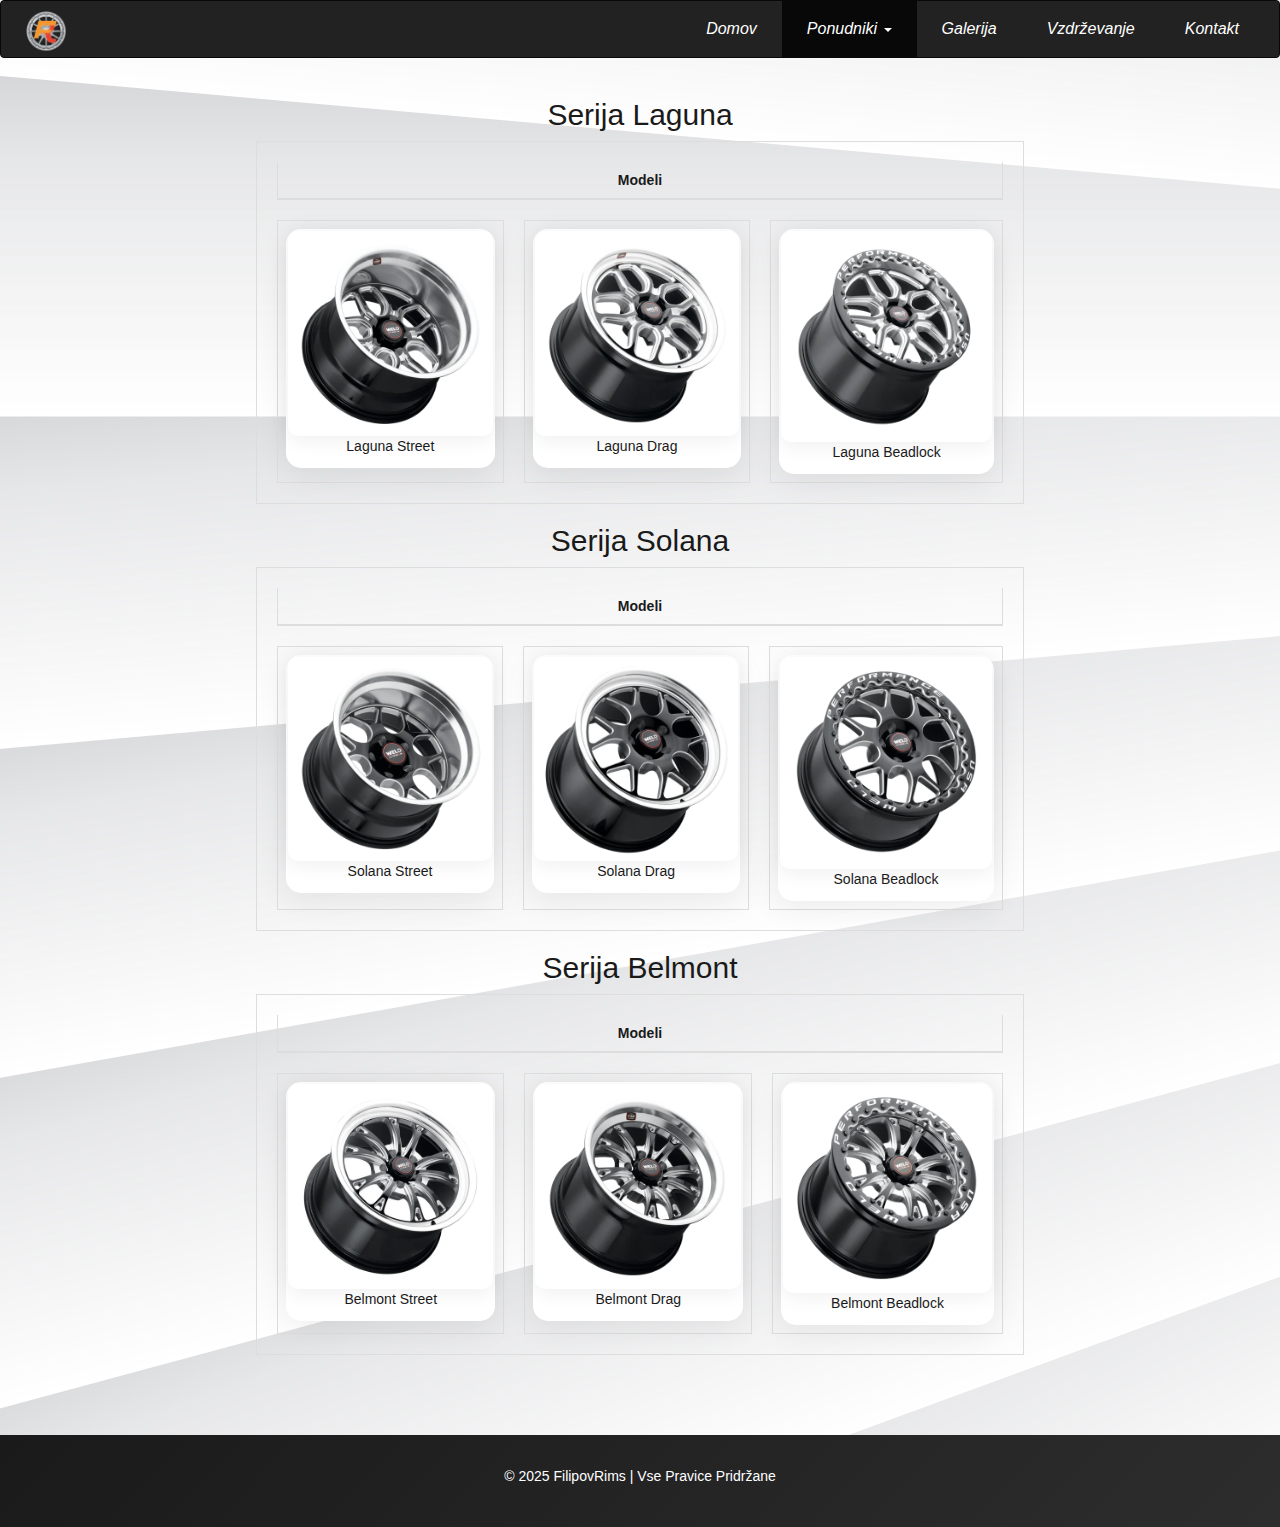
<file: weld.html>
<!DOCTYPE html>
<html lang="sl">
<head>
    <meta charset="UTF-8">
    <meta name="viewport" content="width=device-width, initial-scale=1">
    <meta name="description" content="BBS platišča, vrhunska izbira za športne in klasične avtomobile.">
    <meta name="keywords" content="platišča, avtomobili, BBS, HRE, OZ, Weld">
    <meta name="author" content="Jakob Filipov">
    <meta name="viewport" content="width=device-width, initial-scale=1">
    <title>FilipovRims | WELD</title>
    <link rel="stylesheet" href="https://maxcdn.bootstrapcdn.com/bootstrap/3.3.7/css/bootstrap.min.css">
    <link rel="stylesheet" href="css/slog.css">
</head>
<body>
	<header>
		<nav class="navbar navbar-inverse">
			<div class="container-fluid">
				<div class="navbar-header">
					<button type="button" class="navbar-toggle" data-toggle="collapse" data-target="#meni">
						<span class="icon-bar"></span>
						<span class="icon-bar"></span>
						<span class="icon-bar"></span>                        
					</button>
					<a class="navbar-brand" href="index.html">
						<img src="slike/logo fr.png" alt="FilipovRims" class="img-fluid">
					</a>
				</div>
				<div class="collapse navbar-collapse" id="meni">
					<ul class="nav navbar-nav navbar-right">
						<li><a href="index.html">Domov</a></li>

						<li class="dropdown active">
							<a href="ponudniki.html" class="dropdown-toggle" role="button" aria-haspopup="true" aria-expanded="false">
								Ponudniki <span class="caret"></span>
							</a>
							<ul class="dropdown-menu">
								<li><a href="hre.html">HRE Wheels</a></li>
								<li><a href="bbs.html">BBS</a></li>
								<li><a href="weld.html">WELD</a></li>
                                <li><a href="oz.html">OZ Racing</a></li>
							</ul>
						</li>
						<li><a href="galerija.html">Galerija</a></li>
						<li><a href="vzdrzevanje.html">Vzdrževanje</a></li>
						<li><a href="kontakt.html">Kontakt</a></li>
					</ul>
				</div>
			</div>		
		</nav>
	</header>

    <div class="container">
    <section class="wheel-section">
        <h2 class="text-center">Serija Laguna</h2>
        <table class="wheel-table table table-bordered">
            <thead>
                <tr>
                    <th colspan="4" class="text-center">Modeli</th>
                </tr>
            </thead>
            <tbody>
                <tr>
                    <td>
                        <div class="image-box">
                            <img src="slike/weld/weld-laguna-wheel-5lug-gloss-black-milled-spokes-17x11-lay.b08a0dca.png" alt="P161SC">
                            <p class="wheel-name">Laguna Street</p>
                        </div>
                    </td>
                    <td>
                        <div class="image-box">
                            <img src="slike/weld/weld-laguna-drag-wheel-5lug-gloss-black-milled-17x10-lay.2266d42a.png" alt="P101SC">
                            <p class="wheel-name">Laguna Drag</p>
                        </div>
                    </td>
                    <td>
                        <div class="image-box">
                            <img src="slike/weld/weld-laguna-beadlock-wheel-5lug-gloss-black-milled-18x12-lay.8c6b8d96.png" alt="P103SC">
                            <p class="wheel-name">Laguna Beadlock</p>
                        </div>
                    </td>
                </tr>
            </tbody>
        </table>
    </section>

    <section class="wheel-section">
        <h2 class="text-center">Serija Solana</h2>
        <table class="wheel-table table table-bordered">
            <thead>
                <tr>
                    <th colspan="4" class="text-center">Modeli</th>
                </tr>
            </thead>
            <tbody>
                <tr>
                    <td>
                        <div class="image-box">
                            <img src="slike/weld/weld-solana-wheel-5lug-gloss-black-milled-17x11-lay.58236449.png" alt="P101">
                            <p class="wheel-name">Solana Street</p>
                        </div>
                    </td>
                    <td>
                        <div class="image-box">
                            <img src="slike/weld/mw-company-solana-wheel-5lug-gloss-black-milled-18x12-lay.188d155f.png" alt="P104">
                            <p class="wheel-name">Solana Drag</p>
                        </div>
                    </td>
                    <td>
                        <div class="image-box">
                            <img src="slike/weld/weld-solana-beadlock-wheel-5lug-gloss-black-milled-18x10-lay.1157f968.png" alt="P107">
                            <p class="wheel-name">Solana Beadlock</p>
                        </div>
                    </td>
                </tr>
            </tbody>
        </table>
    </section>

    <section class="wheel-section">
        <h2 class="text-center">Serija Belmont</h2>
        <table class="wheel-table table table-bordered">
            <thead>
                <tr>
                    <th colspan="4" class="text-center">Modeli</th>
                </tr>
            </thead>
            <tbody>
                <tr>
                    <td>
                        <div class="image-box">
                            <img src="slike/weld/weld-belmont-drag-wheel-5lug-gloss-black-milled-17x10-lay.78afb173.png" alt="454">
                            <p class="wheel-name">Belmont Street</p>
                        </div>
                    </td>
                    <td>
                        <div class="image-box">
                            <img src="slike/weld/mw-company-belmont-drag-wheel-5lug-gloss-black-milled-15x10-lay.c7d712e9.png" alt="505">
                            <p class="wheel-name">Belmont Drag</p>
                        </div>
                    </td>
                    <td>
                        <div class="image-box">
                            <img src="slike/weld/weld-belmont-beadlock-wheel-5lug-gloss-black-milled-15x10-lay.d76c9c07.png" alt="501">
                            <p class="wheel-name">Belmont Beadlock</p>
                        </div>
                    </td>
                </tr>
            </tbody>
        </table>
    </section>
</div>

    <footer class="container-fluid text-center">
        <p>&copy; 2025 FilipovRims | Vse Pravice Pridržane</p>
    </footer>

    <script src="https://ajax.googleapis.com/ajax/libs/jquery/3.2.1/jquery.min.js"></script>
    <script src="https://maxcdn.bootstrapcdn.com/bootstrap/3.3.7/js/bootstrap.min.js"></script>
</body>
</html>
</file>
<file: css/slog.css>
/* Reset & Base */
* { box-sizing: border-box; }
body {
    font-family: 'Roboto', sans-serif;
    background: #eaeaea url('/slike/13338.jpg') repeat;
    color: #1a1a1a;
    margin: 0;
    padding: 0;
    line-height: 1.6;
}
html { scroll-behavior: smooth; }
ul, ol { margin-left: 30px; color: #333; font-style: italic; }
ul li { list-style: square; }
a { color: #007bff; text-decoration: none; transition: .3s; }
a:hover { color: #ff6600; text-decoration: underline; }

.navbar-inverse .navbar-nav>li>a {
    font-size: 16px;
    font-weight: 500;
    color: #fff !important;
    padding: 18px 25px;
}
.navbar-brand { padding: 5px 15px; transition: .3s; }
.navbar-brand img { height: 40px; margin: 5px 0 0 10px; }

/* Dropdown */
.navbar-nav .dropdown-menu {
    display: none;
    position: absolute;
    top: 100%;
    left: 0;
    min-width: 160px;
}
.navbar-nav li.dropdown:hover .dropdown-menu { display: block; }
.dropdown-menu>li>a {
    color: #1a1a1a !important;
    padding: 12px 20px;
}

/* Tables & Wheel Table */
.wheel-table {
    width: 60vw;
    margin-left: 50%;
    transform: translateX(-50%);
    border-collapse: separate;
    border-spacing: 20px;
    text-align: center;
}
.wheel-table td {
    padding: 0;
    width: 33.33vw;
    transition: .3s;
}
.image-box {
    position: relative;
    width: 100%;
    background: #fff;
    border-radius: 15px;
    transition: .3s;
    box-shadow: 0 8px 32px #0001;
    border: 2px solid transparent;
    display: flex;
    flex-direction: column;
    align-items: center;
}
.image-box img {
    width: 100%;
    border-radius: 10px;
    transition: .3s;
    box-shadow: 0 4px 20px #0001;
}
.wheel-table td:hover .image-box {
    transform: translateY(-5px);
    box-shadow: 0 15px 35px #ff6b3520;
    border-color: #ff6b35;
}
.wheel-table td:hover .image-box img {
    transform: scale(1.03);
}

/* Forms */
.form-control {
    border: 2px solid #ff6b3533;
    border-radius: 8px;
    padding: 12px 15px;
    background: rgba(255,255,255,.9);
    font-size: 16px;
}

/* Dodaj to izjemo za select */
select.form-control {
    background: #fff !important;
    color: #1a1a1a !important;
}

/* Button */
.btn-primary {
    background: linear-gradient(135deg, #ff6b35, #e74c3c);
    border: none;
    transition: .3s;
}

/* Maintenance */
.vzdrzevanje {
    margin-bottom: 50px;
    padding: 30px;
    background: #fff;
    border-radius: 15px;
    box-shadow: 0 8px 32px #0001;
    border: 2px solid transparent;
}
.vzdrzevanje:hover { border-color: #ff6b3550; }
.vzdrzevanje h2 {
    color: #1a1a1a;
    font-size: 24px;
    margin-bottom: 20px;
    border-bottom: 2px solid #ff6b35;
}
.vzdrzevanje p {
    color: #555;
    line-height: 1.8;
    margin-bottom: 20px;
}
.vzdrzevanje img {
    width: 100%;
    max-width: 600px;
    margin: 0 auto;
    border-radius: 10px;
    box-shadow: 0 8px 30px #0001;
    transition: .3s;
}

/* Footer */
footer {
    background: linear-gradient(135deg, #1a1a1a, #2d2d2d);
    color: #fff;
    padding: 30px 0;
    margin-top: 60px;
    text-align: center;
}
footer a {
    color: #ff6b35;
    margin: 0 15px;
}

/* Images */
img {
    display: block;
    max-width: 100%;
    height: auto;
}
iframe {
    width: 100%;
    height: 600px;
    border: none;
    border-radius: 15px;
    box-shadow: 0 8px 32px #0001;
    margin-bottom: 40px;
}

/* Gallery */
#nasi-ponudniki .table td img {
    width: 180px;
    height: 180px;
    object-fit: contain;
    margin: 0 auto 10px auto;
    border-radius: 12px;
    box-shadow: 0 4px 20px #0001;
    transition: .3s;
    border: 2px solid transparent;
}
#nasi-ponudniki .table td img:hover {
    transform: scale(1.05);
    box-shadow: 0 8px 32px #ff6b3520;
    border: 2px solid #ff6b35;
}

select,
select.form-control {
    color: #1a1a1a;
    background: #fff;
    border: 2px solid #ff6b3533;
    border-radius: 8px;    /* večji padding */
    font-size: 15px;         /* večja pisava */
    font-family: inherit;
    min-height: 56px;        /* večja višina */
    appearance: none;
    -webkit-appearance: none;
    -moz-appearance: none;
}
option {
    background: #fff;
}

/* Responsive */
@media (max-width:768px) {
    section h1 { font-size: 32px; }
    section h2 { font-size: 24px; }
    .wheel-table, .wheel-table tbody, .wheel-table tr, .wheel-table td { display: block; width: 100%; }
    .wheel-table td { margin-bottom: 20px; }
}
</file>
